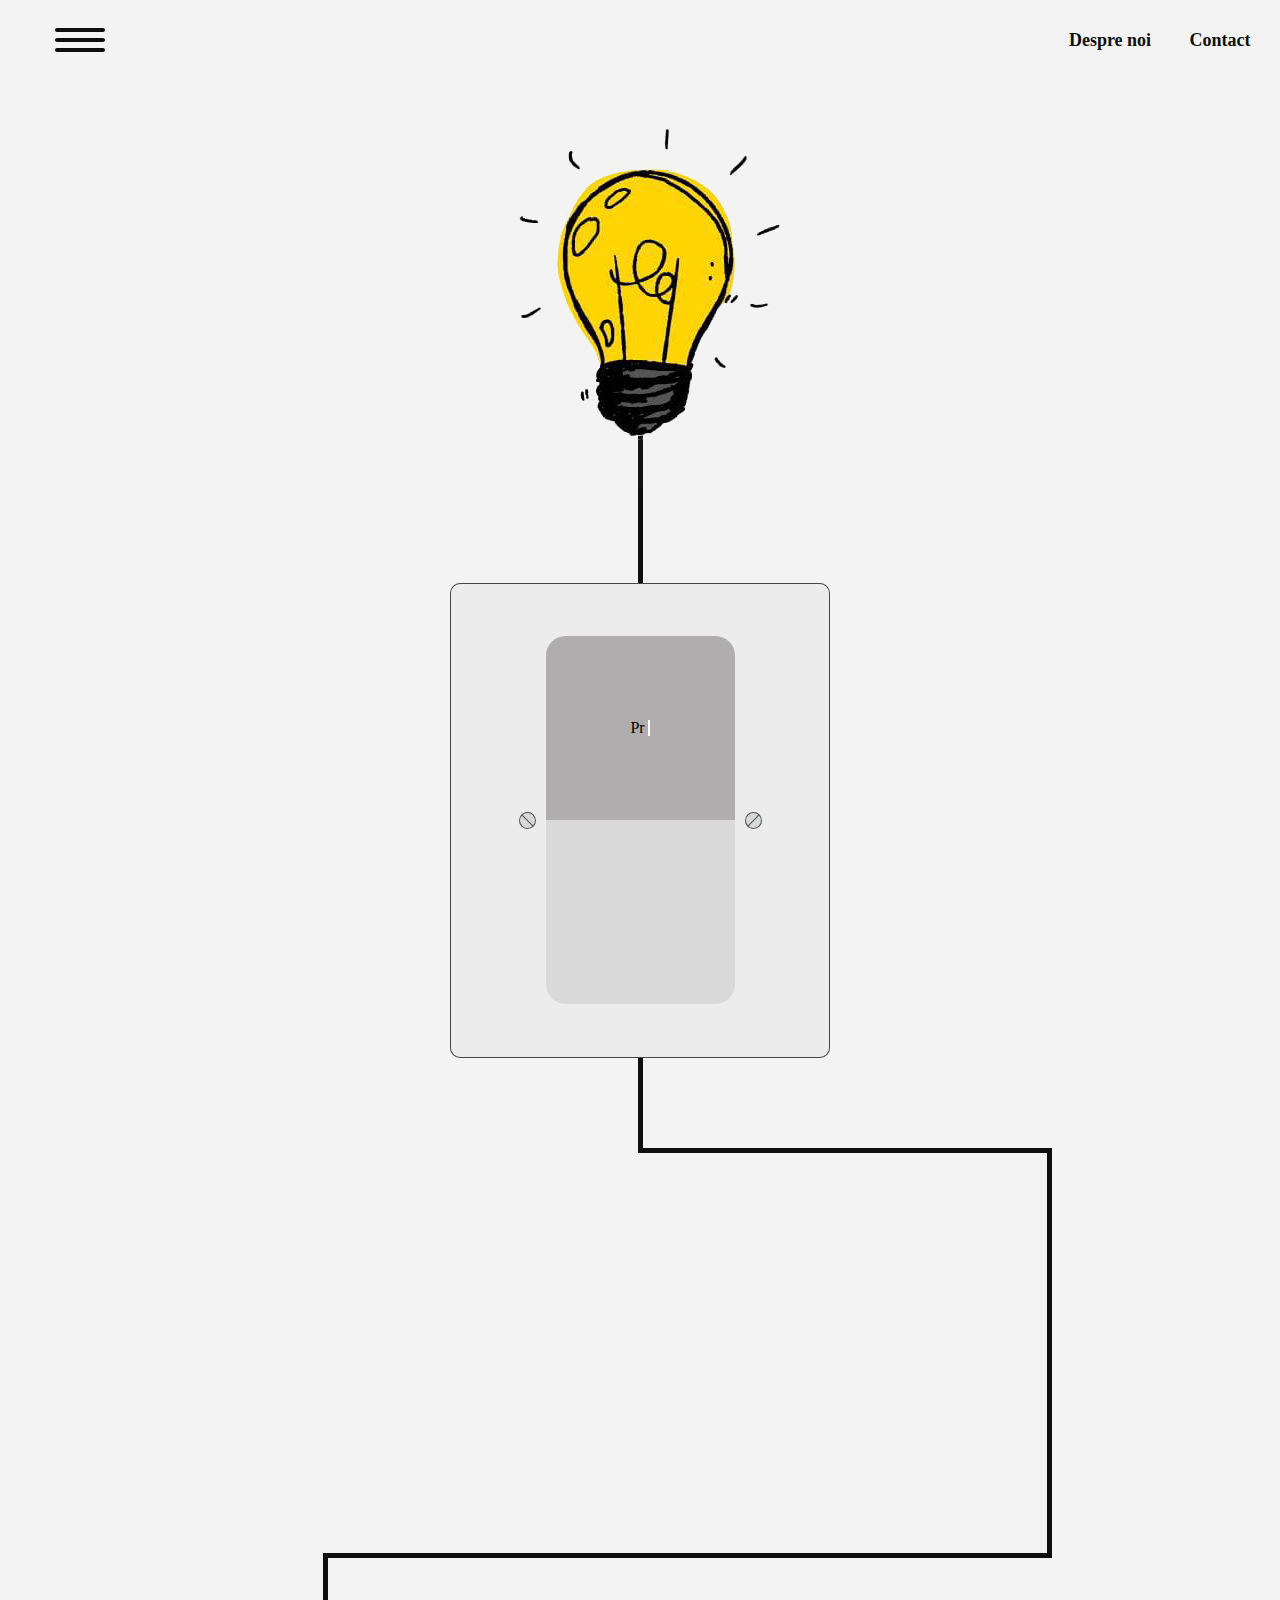
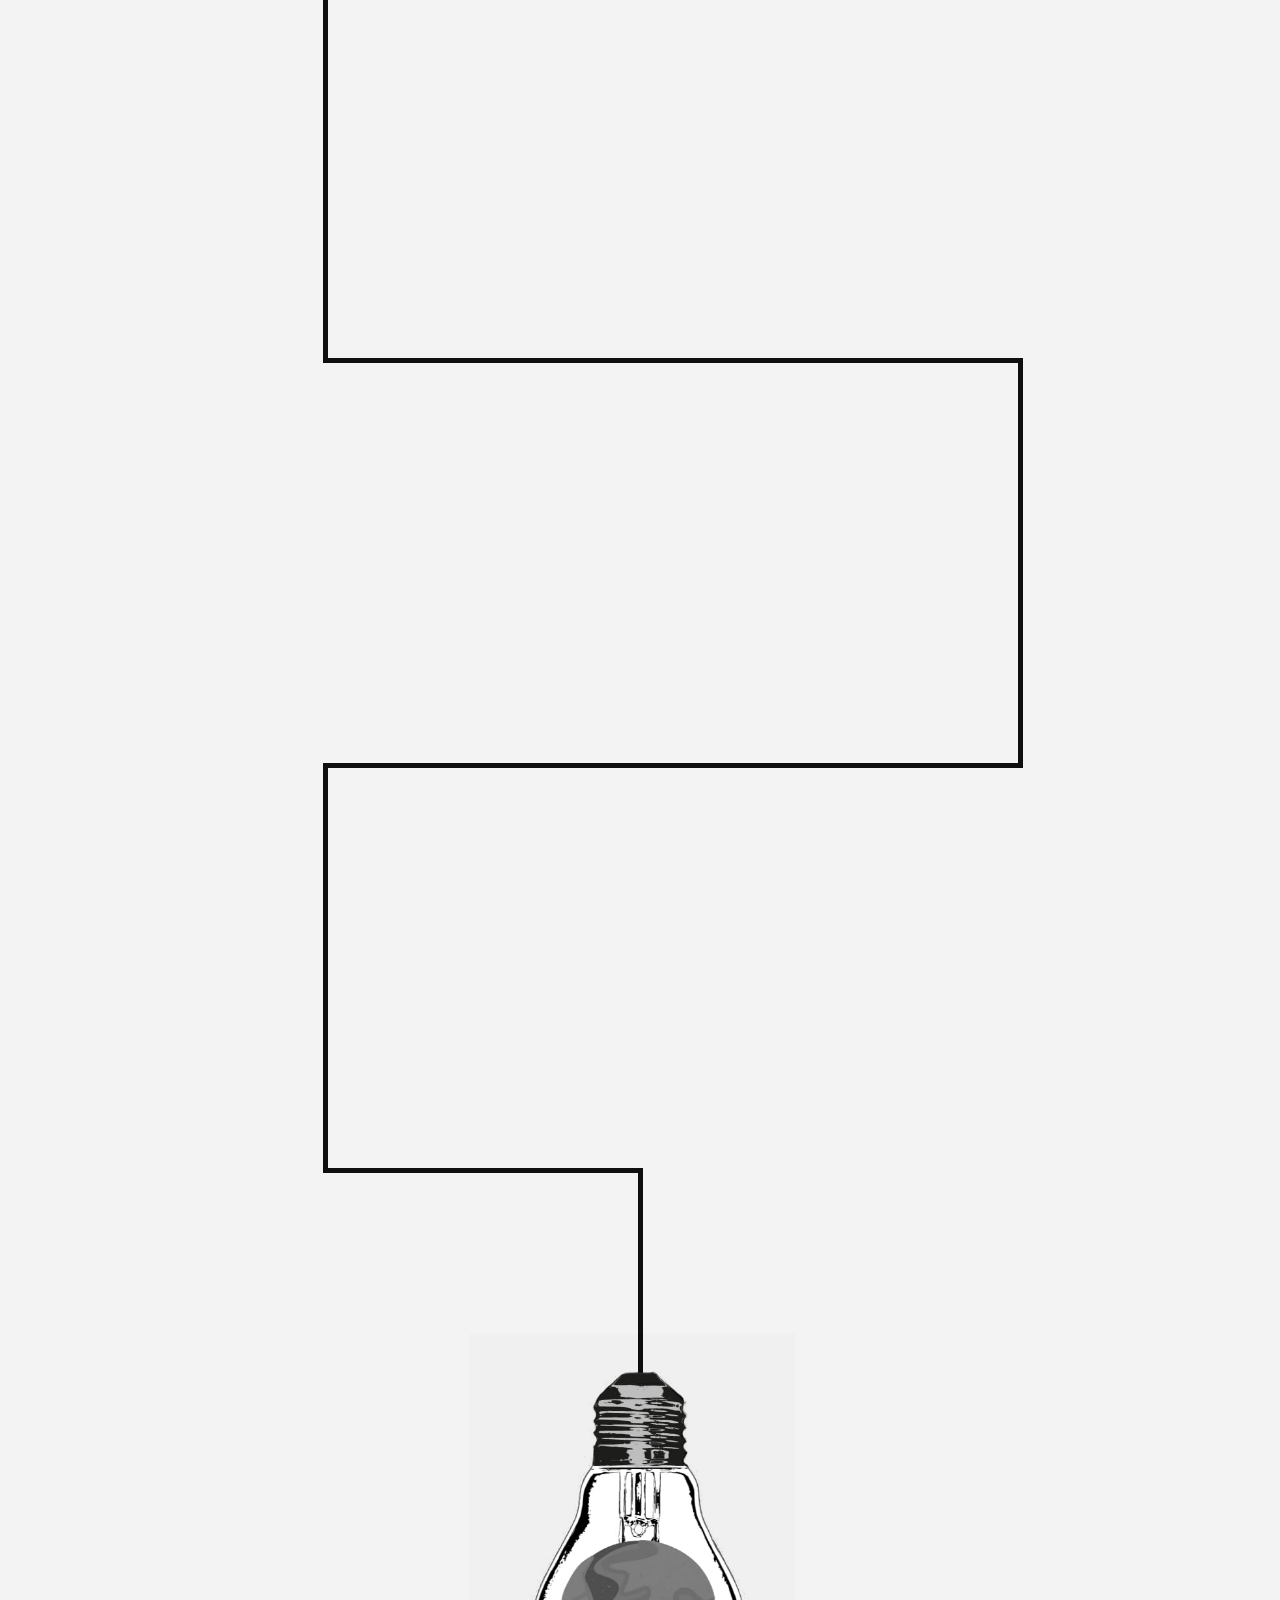
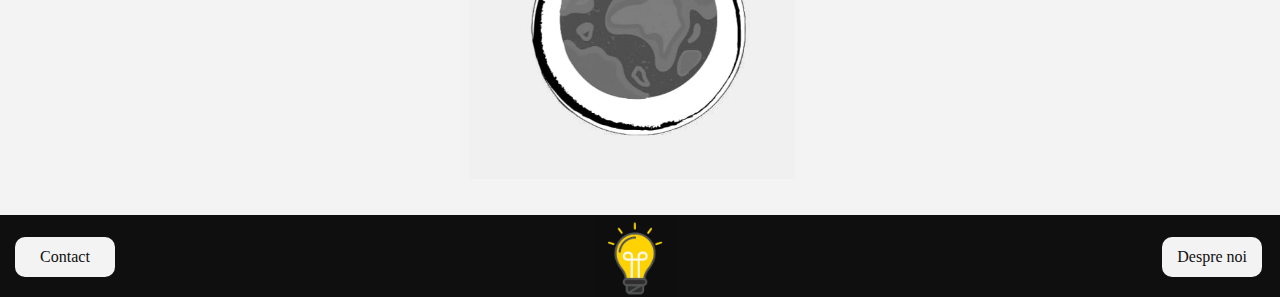
<file: index.html>
<!DOCTYPE html>
<html lang="ro">
    <head>
        <meta charset="UTF-8">
        <meta name="viewport" content="width=device-width, initial-scale=1.0">
        <title>Power Off</title>
        <link rel="preconnect" href="https://fonts.googleapis.com">
        <link rel="preconnect" href="https://fonts.gstatic.com" crossorigin>
        <link href="https://fonts.googleapis.com/css2?family=Alkatra&display=swap" rel="stylesheet">
        <link rel="stylesheet" href="general.css">
        <link rel="stylesheet" href="main.css">
        <link rel="stylesheet" href="menu.css">
        <link rel="stylesheet" href="nav-bar.css">
        <link rel="stylesheet" href="footer.css">
        <link rel="stylesheet" href="facts.css">
    </head>
    <body>
        <div id="go-up"></div>
        <nav>
            <div id="open-menu" class="logo center-content-flex">
                <div class="p-lines"></div>
            </div>
            <a href="./contact/index.html" class="btn center-content-flex underln">Contact</a>
            <a href="./about/about.html" class="btn center-content-flex underln">Despre noi</a>
        </nav>
        <div id="menu">
            <div class="menu-option center-content-flex first">
                <div id="close-menu" class="x-close"></div>
            </div>
            <a href="./index.html" class="menu-option center-content-flex">
                Acasă
            </a>
            <div id="afis-btn" class="menu-option center-content-flex">
                Poster
            </div>
            <div id="art-btn" class="menu-option center-content-flex">
                Articole
            </div>
            <div id="meme-btn" class="menu-option center-content-flex">
                Meme
            </div>
            <a href="./statistici/index.html" class="menu-option center-content-flex">
                Statistici
            </a>
            <div class="menu-option center-content-flex quick-btn">
                Quick facts
            </div>
            <a href="./contact/index.html" class="menu-option center-content-flex last-op">
                Contact
            </a>
            <a href="./about/about.html" class="menu-option center-content-flex last-op">
                Despre noi
            </a>
            <a href="./bibliografie/index.html" class="menu-option center-content-flex last-op">
                Bibliografie
            </a>
        </div>
        <div id="pop-art" class="center-content-flex">
            <div class="exit center-content-flex">
                <div class="exit-line"></div>
            </div>
            <div class="box-pop-art">
                <a href="./articole/viziune.html" class="art-space center-content-flex">
                    Viziunea noastră
                </a>
                <div class="art-space-line"></div>
                <a href="./articole/probleme.html" class="art-space center-content-flex">
                    Probleme identificate + Soluționări
                </a>
                <div class="art-space-line"></div>
                <a href="./articole/save-the-planet.html" class="art-space center-content-flex">
                    Cum să salvezi planeta stând pe telefon:
                </a>
            </div>
        </div>
        <div id="meme-time" class="center-content-flex">
            <div class="exit center-content-flex">
                <div class="exit-line"></div>
            </div>
            <div class="meme-place"></div>
            <div class="meme-btn red-btn center-content-flex">Generează un<br> meme random</div>
            <a href="./meme/index.html" class="small-meme meme-btn center-content-flex">Afisează-le pe toate</a>
        </div>

        <div id="show-afis" class="center-content-flex">
                <div class="exit center-content-flex">
                    <div class="exit-line"></div>
                </div>
                <img src="./image/afis.jpeg">
        </div>

        <main class="center-content-flex">
            <div id="bulb-img" class="light-bulb center-content-flex">
                <img  src="./image/light-bulb-on.png">
            </div>
            <div class="v-line"></div>
            <div class="switcher center-content-flex">
                <div class="screw center-content-flex">
                    <div class="bar m-screw-bar"></div>
                </div>
                <div class="ball-place">
                    <div class="ball center-content-flex">
                        <div class="txt">Press me</div>
                        <div class="txt-bar"></div>
                    </div>
                </div>
                <div class="screw center-content-flex">
                    <div class="bar"></div>
                </div>
            </div>
            <div class="v-line"></div>
            <div class="sp-box box center-content-flex">
                <div id="special-h-line" class="h-line sp-h-line"></div>
                <div class="box-content center-content-flex" id="art-up">
                    <div class="txt-detail">Articole</div>
                    <img src="./image/articole.jpeg">
                </div>
            </div>
            <div class="box center-content-flex">
                <div class="v-line-sp"></div>
                <a href="./meme/index.html" class="box-content center-content-flex" id="meme-box">
                    <div class="txt-detail right-txt">Meme-uri</div>
                    <img src="./image/meme.jpeg">
                </a>
            </div>
            <div class="box center-content-flex">
                <div class="h-line"></div>
                <a href="./statistici/index.html" class="box-content center-content-flex">
                    <div class="txt-detail">Statistici</div>
                    <img src="./image/statistici.jpeg">
                </a>
            </div>
            <div class="box center-content-flex">
                <div id="special-v" class="v-line-sp"></div>
                <div class="box-content quick-btn center-content-flex" id="quickf-box">
                    <div class="txt-detail right-txt">Quick-facts</div>
                    <img src="./image/facts.jpeg">
                </div>
            </div>
            <div class="sp-box box center-content-flex s-box sp-h-line">
                <div class="h-line"></div>
            </div>
            <div id="lbulb-box" class="box center-content-flex s-box">
                <img src="./image/earth-bulb-light-off.png" class="e-bulb">
            </div>
        </main>

        <div id="facts" class="center-content-flex">
            <div class="exit center-content-flex">
                <div class="exit-line"></div>
            </div>
            <div class="case">
                <div class="left-arrow-space">
                    <div class="arrow"></div>
                </div>
                <div class="fact-space center-content-flex">
                </div>
                <div class="right-arrow-space">
                    <div class="arrow"></div>
                </div>
            </div>
        </div>

        <div id="foot">
            <div class="case-margin center-content-flex left-case">
                <a href="./contact/index.html"  class="btn-foot center-content-flex underln">Contact</a>
            </div>
            <div class="case-middle center-content-flex">
                <img src="./image/bec.png">
            </div>
            <div class="case-margin center-content-flex right-case">
                <a href="./about/about.html" class="btn-foot center-content-flex underln">Despre noi</a>
            </div>
        </div>
        
        <script src="./index.js"></script>
        <script src="./menu.js"></script>
        <script src="./facts.js"></script>
    </body>
</html>
</file>
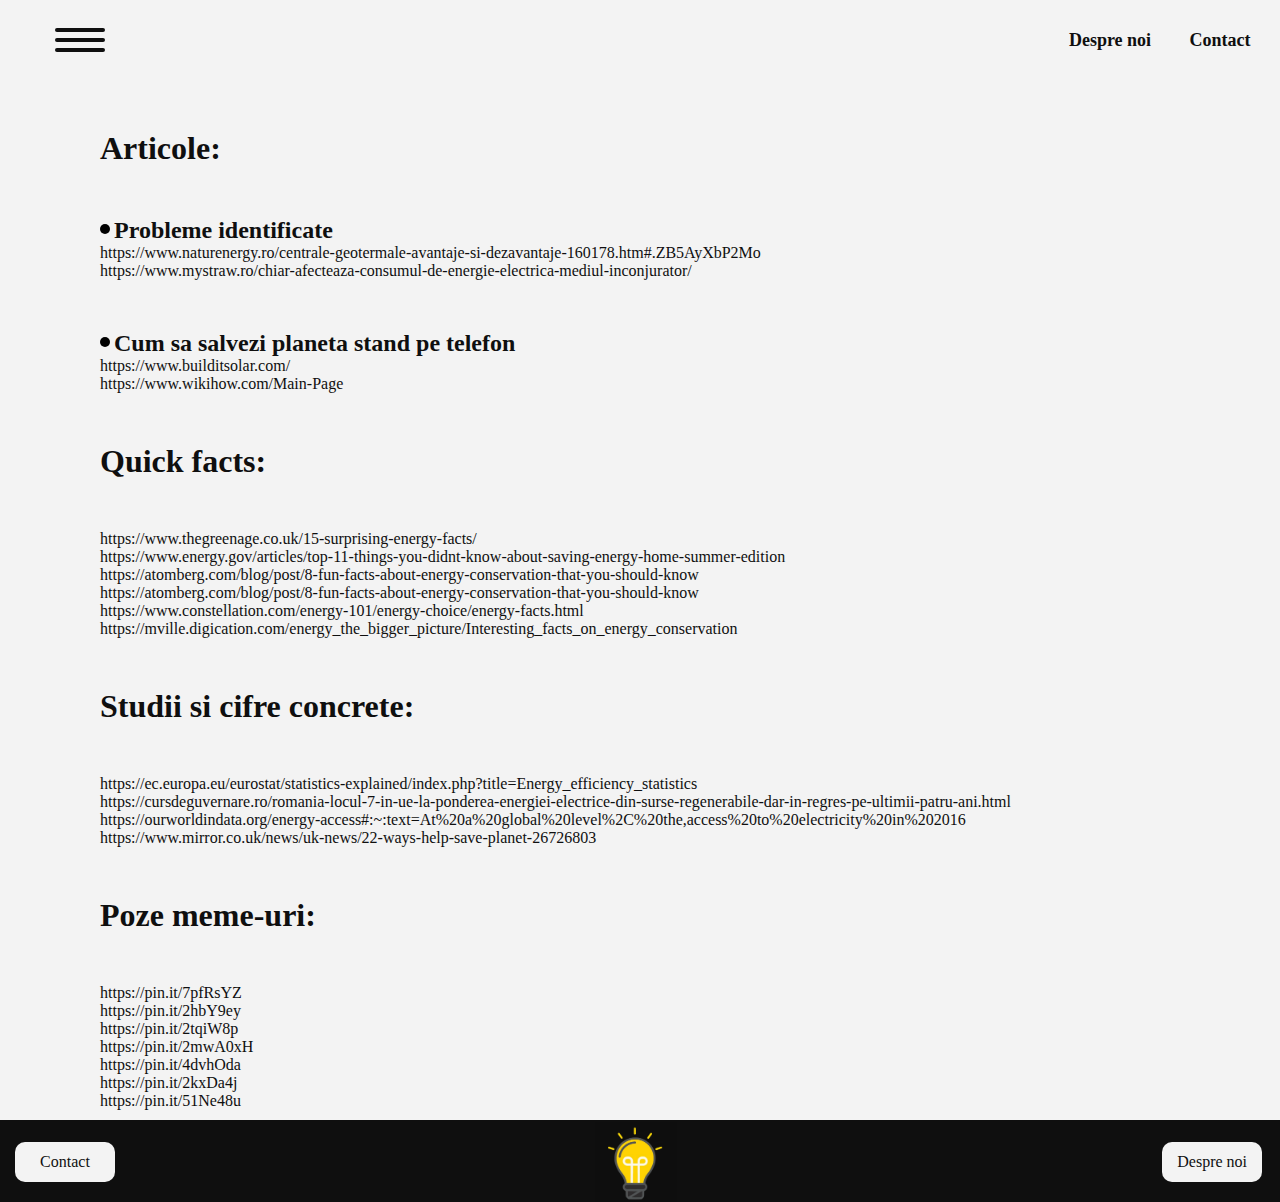
<file: bibliografie/index.html>
<!DOCTYPE html>
<html lang="ro">
    <head>
        <meta charset="UTF-8">
        <meta name="viewport" content="width=device-width, initial-scale=1.0">
        <title>Power Off</title>
        <link rel="preconnect" href="https://fonts.googleapis.com">
        <link rel="preconnect" href="https://fonts.gstatic.com" crossorigin>
        <link href="https://fonts.googleapis.com/css2?family=Alkatra&display=swap" rel="stylesheet">
        <link rel="stylesheet" href="../general.css">
        <link rel="stylesheet" href="../menu.css">
        <link rel="stylesheet" href="../nav-bar.css">
        <link rel="stylesheet" href="../footer.css">
        <link rel="stylesheet" href="../facts.css">
        <link rel="stylesheet" href="./main.css">
    </head>
    <body>
        <nav>
            <div id="open-menu" class="logo center-content-flex">
                <div class="p-lines"></div>
            </div>
            <a href="../contact/index.html" class="btn center-content-flex underln">Contact</a>
            <a href="../about/about.html" class="btn center-content-flex underln">Despre noi</a>
        </nav>
        <div id="menu">
            <div class="menu-option center-content-flex first">
                <div id="close-menu" class="x-close"></div>
            </div>
            <a href="../index.html" class="menu-option center-content-flex">
                Acasă
            </a>
            <div id="afis-btn" class="menu-option center-content-flex">
                Poster
            </div>
            <div id="art-btn" class="menu-option center-content-flex">
                Articole
            </div>
            <div id="meme-btn" class="menu-option center-content-flex">
                Meme
            </div>
            <a href="../statistici/index.html" class="menu-option center-content-flex">
                Statistici
            </a>
            <div class="menu-option center-content-flex quick-btn">
                Quick facts
            </div>
            <a href="../contact/index.html" class="menu-option center-content-flex last-op">
                Contact
            </a>
            <a href="../about/about.html" class="menu-option center-content-flex last-op">
                Despre noi
            </a>
            <a href="../bibliografie/index.html" class="menu-option center-content-flex last-op">
                Bibliografie
            </a>
        </div>
        <div id="pop-art" class="center-content-flex">
            <div class="exit center-content-flex">
                <div class="exit-line"></div>
            </div>
            <div class="box-pop-art">
                <a href="../articole/viziune.html" class="art-space center-content-flex">
                    Viziunea noastră
                </a>
                <div class="art-space-line"></div>
                <a href="../articole/probleme.html" class="art-space center-content-flex">
                    Probleme identificate + Soluționări
                </a>
                <div class="art-space-line"></div>
                <a href="../articole/save-the-planet.html" class="art-space center-content-flex">
                    Cum să salvezi planeta stând pe telefon:
                </a>
            </div>
        </div>
        <div id="meme-time" class="center-content-flex">
            <div class="exit center-content-flex">
                <div class="exit-line"></div>
            </div>
            <div class="meme-place"></div>
            <div class="meme-btn red-btn center-content-flex">Generează un<br> meme random</div>
            <a href="../meme/index.html" class="small-meme meme-btn center-content-flex">Afisează-le pe toate</a>
        </div>  
        <div id="show-afis" class="center-content-flex">
            <div class="exit center-content-flex">
                <div class="exit-line"></div>
            </div>
            <img src="../image/afis.jpeg">
        </div> 

        <div id="facts" class="center-content-flex">
            <div class="exit center-content-flex">
                <div class="exit-line"></div>
            </div>
            <div class="case">
                <div class="left-arrow-space">
                    <div class="arrow"></div>
                </div>
                <div class="fact-space center-content-flex">
                </div>
                <div class="right-arrow-space">
                    <div class="arrow"></div>
                </div>
            </div>
        </div>

        <main>
            <div class="paragraph-bib">
                <h1>
                    Articole:
                </h1>
            </div>
            <div class="paragraph-bib">
                <h2>
                    <div class="dot"></div>Probleme identificate
                </h2>
                <a href="https://www.naturenergy.ro/centrale-geotermale-avantaje-si-dezavantaje-160178.htm#.ZB5AyXbP2Mo">https://www.naturenergy.ro/centrale-geotermale-avantaje-si-dezavantaje-160178.htm#.ZB5AyXbP2Mo</a> <br>
                <a href="https://www.mystraw.ro/chiar-afecteaza-consumul-de-energie-electrica-mediul-inconjurator/">https://www.mystraw.ro/chiar-afecteaza-consumul-de-energie-electrica-mediul-inconjurator/</a>
            </div>
            <div class="paragraph-bib">
                <h2>
                    <div class="dot"></div>Cum sa salvezi planeta stand pe telefon
                </h2>
                <a href="https://www.builditsolar.com/">https://www.builditsolar.com/</a> <br>
                <a href="https://www.wikihow.com/Main-Page">https://www.wikihow.com/Main-Page</a>
            </div>
            <div class="paragraph-bib">
                <h1>
                    Quick facts:
                </h1>
            </div>
            <div class="paragraph-bib">
                <a href=" https://www.thegreenage.co.uk/15-surprising-energy-facts/"> https://www.thegreenage.co.uk/15-surprising-energy-facts/</a> <br>
                <a href="https://www.energy.gov/articles/top-11-things-you-didnt-know-about-saving-energy-home-summer-edition">https://www.energy.gov/articles/top-11-things-you-didnt-know-about-saving-energy-home-summer-edition</a> <br>
                <a href="https://atomberg.com/blog/post/8-fun-facts-about-energy-conservation-that-you-should-know">https://atomberg.com/blog/post/8-fun-facts-about-energy-conservation-that-you-should-know</a> <br>
                <a href="https://atomberg.com/blog/post/8-fun-facts-about-energy-conservation-that-you-should-know">https://atomberg.com/blog/post/8-fun-facts-about-energy-conservation-that-you-should-know</a> <br>
                <a href="https://www.constellation.com/energy-101/energy-choice/energy-facts.html">https://www.constellation.com/energy-101/energy-choice/energy-facts.html</a> <br>
                <a href="https://mville.digication.com/energy_the_bigger_picture/Interesting_facts_on_energy_conservation">https://mville.digication.com/energy_the_bigger_picture/Interesting_facts_on_energy_conservation</a>
            </div>
            <div class="paragraph-bib">
                <h1>
                    Studii si cifre concrete:
                </h1>
            </div>
            <div class="paragraph-bib">
                <a href="https://ec.europa.eu/eurostat/statistics-explained/index.php?title=Energy_efficiency_statistics">https://ec.europa.eu/eurostat/statistics-explained/index.php?title=Energy_efficiency_statistics</a> <br>
                <a href="https://cursdeguvernare.ro/romania-locul-7-in-ue-la-ponderea-energiei-electrice-din-surse-regenerabile-dar-in-regres-pe-ultimii-patru-ani.html">https://cursdeguvernare.ro/romania-locul-7-in-ue-la-ponderea-energiei-electrice-din-surse-regenerabile-dar-in-regres-pe-ultimii-patru-ani.html</a> <br>
                <a href="https://ourworldindata.org/energy-access#:~:text=At%20a%20global%20level%2C%20the,access%20to%20electricity%20in%202016">https://ourworldindata.org/energy-access#:~:text=At%20a%20global%20level%2C%20the,access%20to%20electricity%20in%202016</a> <br>
                <a href="https://www.mirror.co.uk/news/uk-news/22-ways-help-save-planet-26726803">https://www.mirror.co.uk/news/uk-news/22-ways-help-save-planet-26726803</a>
            </div>
            <div class="paragraph-bib">
                <h1>
                    Poze meme-uri:
                </h1>
            </div>
            <div class="paragraph-bib">
                <a href="https://pin.it/7pfRsYZ">https://pin.it/7pfRsYZ</a> <br>
                <a href="https://pin.it/2hbY9ey">https://pin.it/2hbY9ey</a> <br>
                <a href="https://pin.it/2tqiW8p">https://pin.it/2tqiW8p</a> <br>
                <a href="https://pin.it/2mwA0xH">https://pin.it/2mwA0xH</a> <br>
                <a href="https://pin.it/4dvhOda">https://pin.it/4dvhOda</a> <br>
                <a href="https://pin.it/2kxDa4j">https://pin.it/2kxDa4j</a> <br>
                <a href="https://pin.it/51Ne48u">https://pin.it/51Ne48u</a>
            </div>
        </main>

        <div id="foot">
            <div class="case-margin center-content-flex left-case">
                <a href="../contact/index.html"  class="btn-foot center-content-flex underln">Contact</a>
            </div>
            <div class="case-middle center-content-flex">
                <img src="../image/bec.png">
            </div>
            <div class="case-margin center-content-flex right-case">
                <a href="../about/about.html" class="btn-foot center-content-flex underln">Despre noi</a>
            </div>
        </div>
        
        <script src="../menu.js"></script>
        <script src="../facts.js"></script>
        
    </body>
</html>
</file>
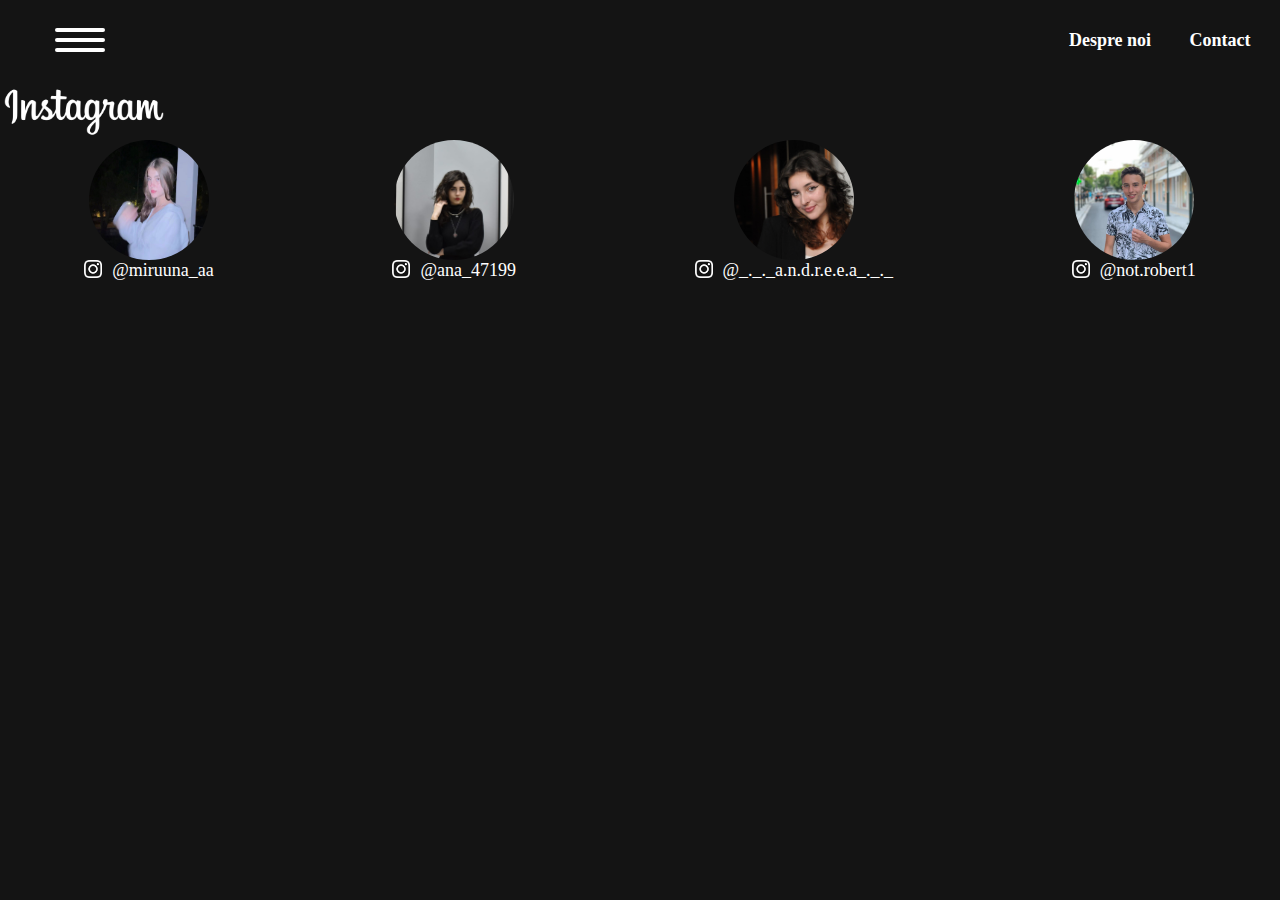
<file: contact/index.html>
<!DOCTYPE html>
<html lang="ro">
    <head>
        <meta charset="UTF-8">
        <meta name="viewport" content="width=device-width, initial-scale=1.0">
        <title>Power Off</title>
        <link rel="stylesheet" href="../general.css">
        <link rel="stylesheet" href="../menu.css">
        <link rel="stylesheet" href="../nav-bar.css">
        <link rel="stylesheet" href="../footer.css">
        <link rel="stylesheet" href="../facts.css">
        <link rel="stylesheet" href="./main.css">
    </head>
    <body>
        <div id="go-up"></div>
        <nav>
            <div id="open-menu" class="logo center-content-flex">
                <div class="p-lines"></div>
            </div>
            <a href="../contact/index.html" class="btn center-content-flex underln">Contact</a>
            <a href="../about/about.html" class="btn center-content-flex underln">Despre noi</a>
        </nav>
        <div id="menu">
            <div class="menu-option center-content-flex first">
                <div id="close-menu" class="x-close"></div>
            </div>
            <a href="../index.html" class="menu-option center-content-flex">
                Acasă
            </a>
            <div id="afis-btn" class="menu-option center-content-flex">
                Poster
            </div>
            <div id="art-btn" class="menu-option center-content-flex">
                Articole
            </div>
            <div id="meme-btn" class="menu-option center-content-flex">
                Meme
            </div>
            <a href="../statistici/index.html" class="menu-option center-content-flex">
                Statistici
            </a>
            <div class="menu-option center-content-flex quick-btn">
                Quick facts
            </div>
            <a href="../contact/index.html" class="menu-option center-content-flex last-op">
                Contact
            </a>
            <a href="../about/about.html" class="menu-option center-content-flex last-op">
                Despre noi
            </a>
            <a href="../bibliografie/index.html" class="menu-option center-content-flex last-op">
                Bibliografie
            </a>
        </div>
        <div id="pop-art" class="center-content-flex">
            <div class="exit center-content-flex">
                <div class="exit-line"></div>
            </div>
            <div class="box-pop-art">
                <a href="../articole/viziune.html" class="art-space center-content-flex">
                    Viziunea noastră
                </a>
                <div class="art-space-line"></div>
                <a href="../articole/probleme.html" class="art-space center-content-flex">
                    Probleme identificate + Soluționări
                </a>
                <div class="art-space-line"></div>
                <a href="../articole/save-the-planet.html" class="art-space center-content-flex">
                    Cum să salvezi planeta stând pe telefon:
                </a>
            </div>
        </div>
        <div id="meme-time" class="center-content-flex">
            <div class="exit center-content-flex">
                <div class="exit-line"></div>
            </div>
            <div class="meme-place"></div>
            <div class="meme-btn red-btn center-content-flex">Generează un<br> meme random</div>
            <a href="../meme/index.html" class="small-meme meme-btn center-content-flex">Afisează-le pe toate</a>
        </div>

        <div id="show-afis" class="center-content-flex">
                <div class="exit center-content-flex">
                    <div class="exit-line"></div>
                </div>
                <img src="../image/afis.jpeg">
        </div>
        <div id="facts" class="center-content-flex">
            <div class="exit center-content-flex">
                <div class="exit-line"></div>
            </div>
            <div class="case">
                <div class="left-arrow-space">
                    <div class="arrow"></div>
                </div>
                <div class="fact-space center-content-flex">
                </div>
                <div class="right-arrow-space">
                    <div class="arrow"></div>
                </div>
            </div>
        </div>
        <main>
            <div id="insta-place">
                <div class="title">
                    <img src="./image/insta-txt.png">
                </div>
                <div class="content">
                    <div class="img-place center-content-flex m">
                        <img src="../image/miruna.jpeg">
                    </div>
                    <div class="img-place center-content-flex a">
                        <img src="../image/ana.jpeg">
                    </div>
                    <div class="img-place center-content-flex e">
                        <img src="../image/andreea.jpeg">
                    </div>
                    <div class="img-place center-content-flex r">
                        <img src="../image/rrf.jpeg">
                    </div>
                    <div class="name-place center-content-flex m-name">
                        <div class="insta-icon">
                            <img src="./image/insta-icon.png">
                        </div>
                        <a href="https://www.instagram.com/miruuna_aa/" target="_blank" class="insta-user">@miruuna_aa</a>
                    </div>
                    <div class="name-place center-content-flex a-name">
                        <div class="insta-icon">
                            <img src="./image/insta-icon.png">
                        </div>
                        <a href="https://www.instagram.com/ana_47199/" target="_blank" class="insta-user">@ana_47199</a>
                    </div>
                    <div class="name-place center-content-flex e-name">
                        <div class="insta-icon">
                            <img src="./image/insta-icon.png">
                        </div>
                        <a href="https://www.instagram.com/_._._a.n.d.r.e.e.a_._._/" target="_blank" class="insta-user">@_._._a.n.d.r.e.e.a_._._</a>
                    </div>
                    <div class="name-place center-content-flex r-name">
                        <div class="insta-icon">
                            <img src="./image/insta-icon.png">
                        </div>
                        <a href="https://www.instagram.com/not.robert1/" target="_blank" class="insta-user">@not.robert1</a>
                    </div>
                </div>
            </div>
        </main>
        <script src="../facts.js"></script>
        <script src="../menu.js"></script>
    </body>
</html>
</file>
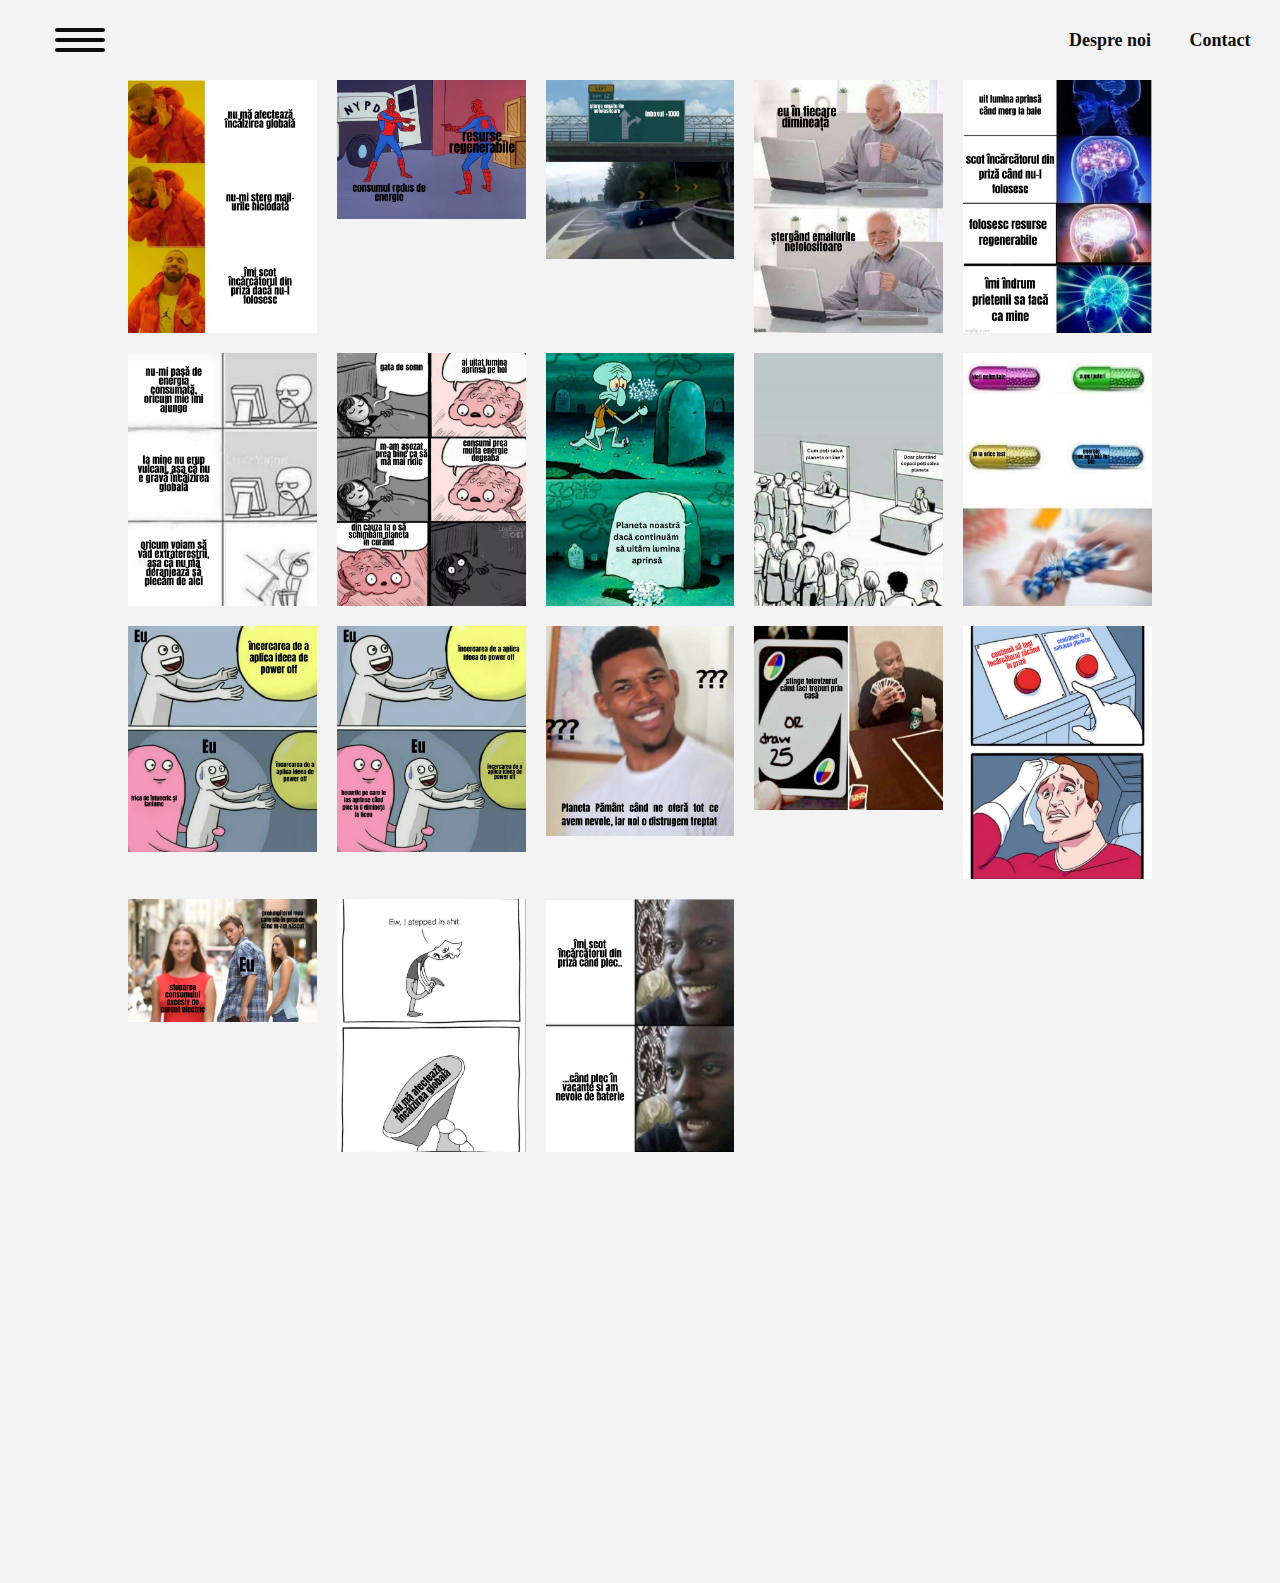
<file: meme/index.html>
<!DOCTYPE html>
<html lang="ro">
    <head>
        <meta charset="UTF-8">
        <meta name="viewport" content="width=device-width, initial-scale=1.0">
        <title>Power Off</title>
        <link rel="stylesheet" href="../general.css">
        <link rel="stylesheet" href="../menu.css">
        <link rel="stylesheet" href="../nav-bar.css">
        <link rel="stylesheet" href="../footer.css">
        <link rel="stylesheet" href="./main.css">
        <link rel="stylesheet" href="../facts.css">
    </head>
    <body>
        <nav>
            <div id="open-menu" class="logo center-content-flex">
                <div class="p-lines"></div>
            </div>
            <a href="../contact/index.html" class="btn center-content-flex underln">Contact</a>
            <a href="../about/about.html" class="btn center-content-flex underln">Despre noi</a>
        </nav>
        <div id="menu">
            <div class="menu-option center-content-flex first">
                <div id="close-menu" class="x-close"></div>
            </div>
            <a href="../index.html" class="menu-option center-content-flex">
                Acasă
            </a>
            <div id="afis-btn" class="menu-option center-content-flex">
                Poster
            </div>
            <div id="art-btn" class="menu-option center-content-flex">
                Articole
            </div>
            <div id="meme-btn" class="menu-option center-content-flex">
                Meme
            </div>
            <a href="../statistici/index.html" class="menu-option center-content-flex">
                Statistici
            </a>
            <div class="menu-option center-content-flex quick-btn">
                Quick facts
            </div>
            <a href="../contact/index.html" class="menu-option center-content-flex last-op">
                Contact
            </a>
            <a href="../about/about.html" class="menu-option center-content-flex last-op">
                Despre noi
            </a>
            <a href="../bibliografie/index.html" class="menu-option center-content-flex last-op">
                Bibliografie
            </a>
        </div>
        <div id="pop-art" class="center-content-flex">
            <div class="exit center-content-flex">
                <div class="exit-line"></div>
            </div>
            <div class="box-pop-art">
                <a href="../articole/viziune.html" class="art-space center-content-flex">
                    Viziunea noastră
                </a>
                <div class="art-space-line"></div>
                <a href="../articole/probleme.html" class="art-space center-content-flex">
                    Probleme identificate + Soluționări
                </a>
                <div class="art-space-line"></div>
                <a href="../articole/save-the-planet.html" class="art-space center-content-flex">
                    Cum să salvezi planeta stând pe telefon:
                </a>
            </div>
        </div>
        <div id="meme-time" class="center-content-flex">
            <div class="exit center-content-flex">
                <div class="exit-line"></div>
            </div>
            <div class="meme-place"></div>
            <div class="meme-btn red-btn center-content-flex">Generează un<br> meme random</div>
            <a href="../meme/index.html" class="small-meme meme-btn center-content-flex">Afisează-le pe toate</a>
        </div>

        <div id="show-afis" class="center-content-flex">
            <div class="exit center-content-flex">
                <div class="exit-line"></div>
            </div>
            <img src="../image/afis.jpeg">
        </div>
        <div id="facts" class="center-content-flex">
            <div class="exit center-content-flex">
                <div class="exit-line"></div>
            </div>
            <div class="case">
                <div class="left-arrow-space">
                    <div class="arrow"></div>
                </div>
                <div class="fact-space center-content-flex">
                </div>
                <div class="right-arrow-space">
                    <div class="arrow"></div>
                </div>
            </div>
        </div>

        <main>
        
        </main>

        <div id="foot">
            <div class="case-margin center-content-flex left-case">
                <a href="../contact/index.html"  class="btn-foot center-content-flex underln">Contact</a>
            </div>
            <div class="case-middle center-content-flex">
                <img src="../image/bec.png">
            </div>
            <div class="case-margin center-content-flex right-case">
                <a href="../about/about.html" class="btn-foot center-content-flex underln">Despre noi</a>
            </div>
        </div>
        
        <script src="../facts.js"></script>
        <script src="../menu.js"></script>
        <script src="./index.js"></script>
    </body>
</html>
</file>
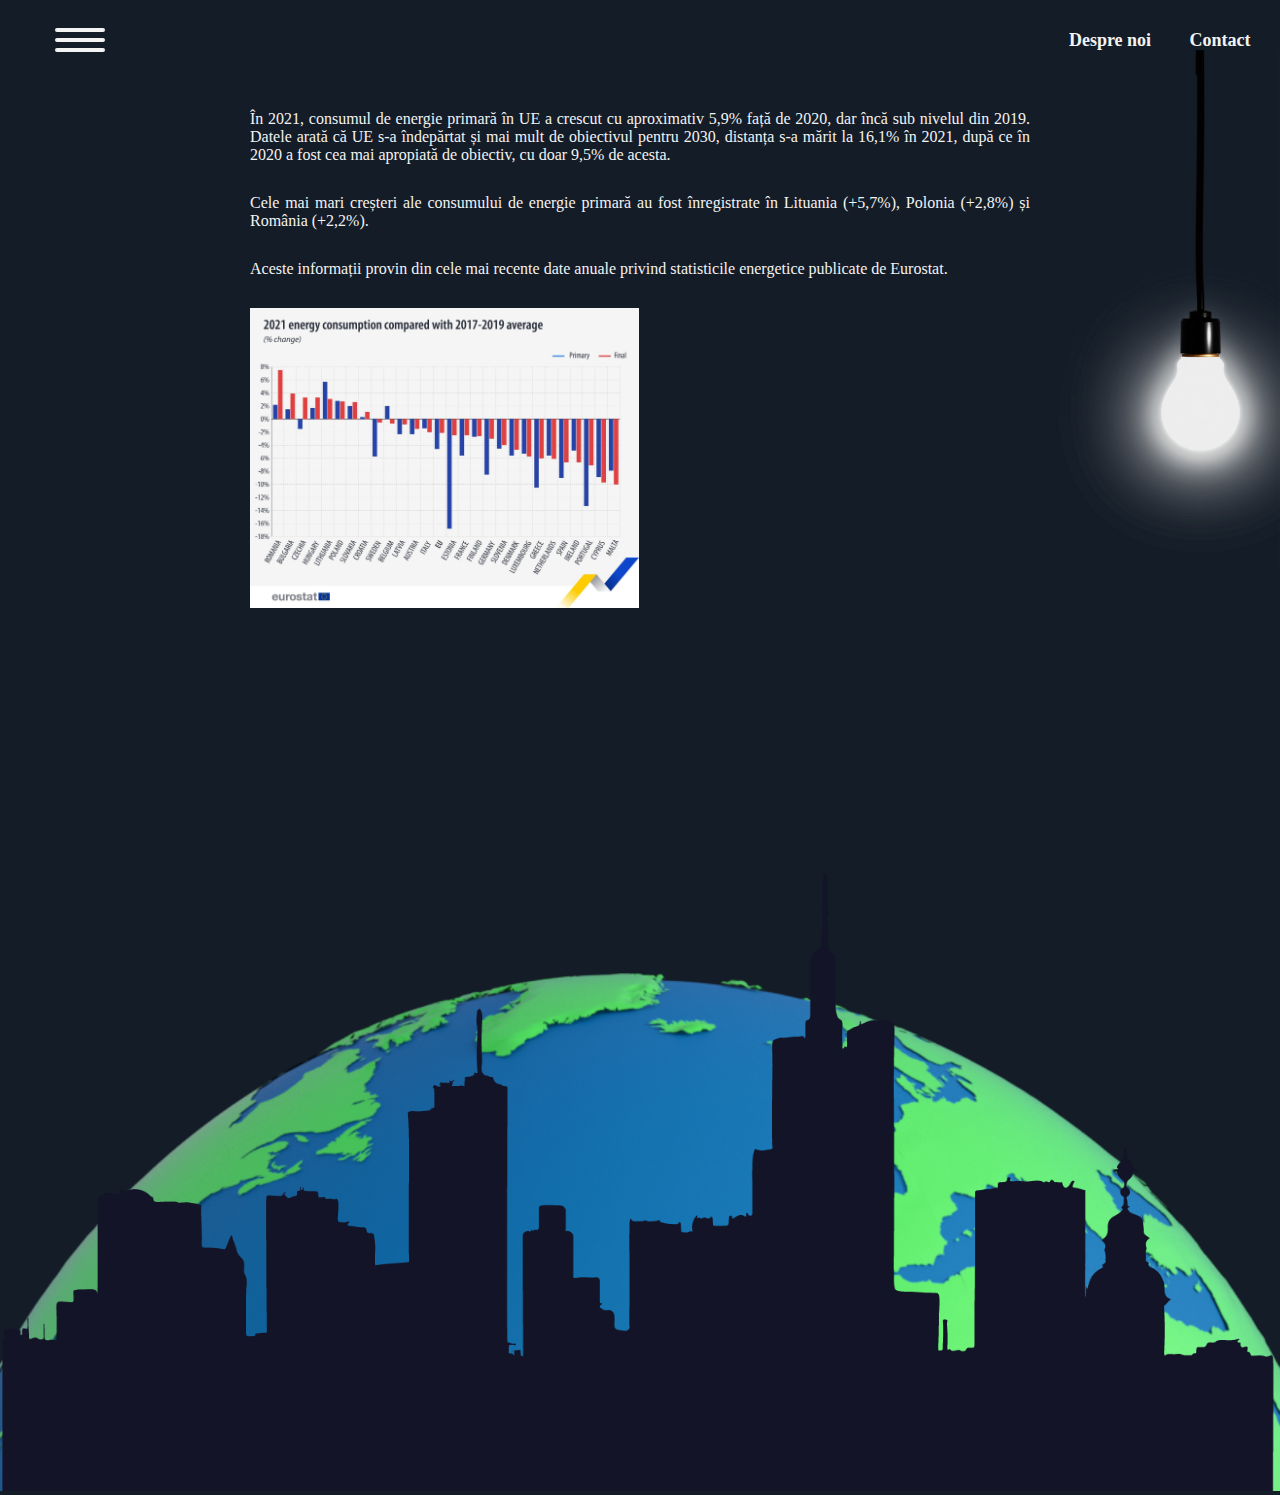
<file: statistici/index.html>
<!DOCTYPE html>
<html lang="ro">
    <head>
        <meta charset="UTF-8">
        <meta name="viewport" content="width=device-width, initial-scale=1.0">
        <title>Power Off</title>
        <link rel="preconnect" href="https://fonts.googleapis.com">
        <link rel="preconnect" href="https://fonts.gstatic.com" crossorigin>
        <link href="https://fonts.googleapis.com/css2?family=Alkatra&display=swap" rel="stylesheet">
        <link rel="stylesheet" href="../general.css">
        <link rel="stylesheet" href="../menu.css">
        <link rel="stylesheet" href="../nav-bar.css">
        <link rel="stylesheet" href="../footer.css">
        <link rel="stylesheet" href="./main.css">
        <link rel="stylesheet" href="../facts.css">
    </head>
    <body>
        <div id="go-up"></div>
        <nav>
            <div id="open-menu" class="logo center-content-flex">
                <div class="p-lines"></div>
            </div>
            <a href="../contact/index.html" class="btn center-content-flex underln">Contact</a>
            <a href="../about/about.html" class="btn center-content-flex underln">Despre noi</a>
        </nav>
        <div id="menu">
            <div class="menu-option center-content-flex first">
                <div id="close-menu" class="x-close"></div>
            </div>
            <a href="../index.html" class="menu-option center-content-flex">
                Acasă
            </a>
            <div id="afis-btn" class="menu-option center-content-flex">
                Poster
            </div>
            <div id="art-btn" class="menu-option center-content-flex">
                Articole
            </div>
            <div id="meme-btn" class="menu-option center-content-flex">
                Meme
            </div>
            <a href="./index.html" class="menu-option center-content-flex">
                Statistici
            </a>
            <div class="menu-option center-content-flex quick-btn">
                Quick facts
            </div>
            <a href="../contact/index.html" class="menu-option center-content-flex last-op">
                Contact
            </a>
            <a href="../about/about.html" class="menu-option center-content-flex last-op">
                Despre noi
            </a>
            <a href="../bibliografie/index.html" class="menu-option center-content-flex last-op">
                Bibliografie
            </a>
        </div>
        <div id="pop-art" class="center-content-flex">
            <div class="exit center-content-flex">
                <div class="exit-line"></div>
            </div>
            <div class="box-pop-art">
                <a href="../articole/viziune.html" class="art-space center-content-flex">
                    Viziunea noastră
                </a>
                <div class="art-space-line"></div>
                <a href="../articole/probleme.html" class="art-space center-content-flex">
                    Probleme identificate + Soluționări
                </a>
                <div class="art-space-line"></div>
                <a href="../articole/save-the-planet.html" class="art-space center-content-flex">
                    Cum să salvezi planeta stând pe telefon:
                </a>
            </div>
        </div>
        <div id="meme-time" class="center-content-flex">
            <div class="exit center-content-flex">
                <div class="exit-line"></div>
            </div>
            <div class="meme-place"></div>
            <div class="meme-btn red-btn center-content-flex">Generează un<br> meme random</div>
            <a href="../meme/index.html" class="small-meme meme-btn center-content-flex">Afisează-le pe toate</a>
        </div>

        <div id="show-afis" class="center-content-flex">
                <div class="exit center-content-flex">
                    <div class="exit-line"></div>
                </div>
                <img src="../image/afis.jpeg">
        </div>
        
        <div id="facts" class="center-content-flex">
            <div class="exit center-content-flex">
                <div class="exit-line"></div>
            </div>
            <div class="case">
                <div class="left-arrow-space">
                    <div class="arrow"></div>
                </div>
                <div class="fact-space center-content-flex">
                </div>
                <div class="right-arrow-space">
                    <div class="arrow"></div>
                </div>
            </div>
        </div>

        <main>
            <div class="fixed-bck">
                <div class="bulb-bck">
                    <img src="./image/bulb.png">
                </div>
                <div class="earth-bck">
                    <img src="./image/earth-bck.png">
                </div>
            </div>
            <div class="paragraph">
                În 2021, consumul de energie primară în UE a crescut cu aproximativ 5,9% față de 2020, dar încă sub nivelul din 2019. Datele arată că UE s-a îndepărtat și mai mult de obiectivul pentru 2030, distanța s-a mărit la 16,1% în 2021, după ce în 2020 a fost cea mai apropiată de obiectiv, cu doar 9,5% de acesta. 
            </div>
            <div class="paragraph">
                Cele mai mari creșteri ale consumului de energie primară au fost înregistrate în Lituania (+5,7%), Polonia (+2,8%) și România (+2,2%).
            </div>
            <div class="paragraph">
                Aceste informații provin din cele mai recente date anuale privind statisticile energetice publicate de Eurostat.
            </div>
            <div class="paragraph">
                <img src="./image/grafic.jpeg">
            </div>
        </main>

        <script src="../index.js"></script>
        <script src="../menu.js"></script>
        <script src="../facts.js"></script>
        <script src="./index.js"></script>
    </body>
</html>
</file>
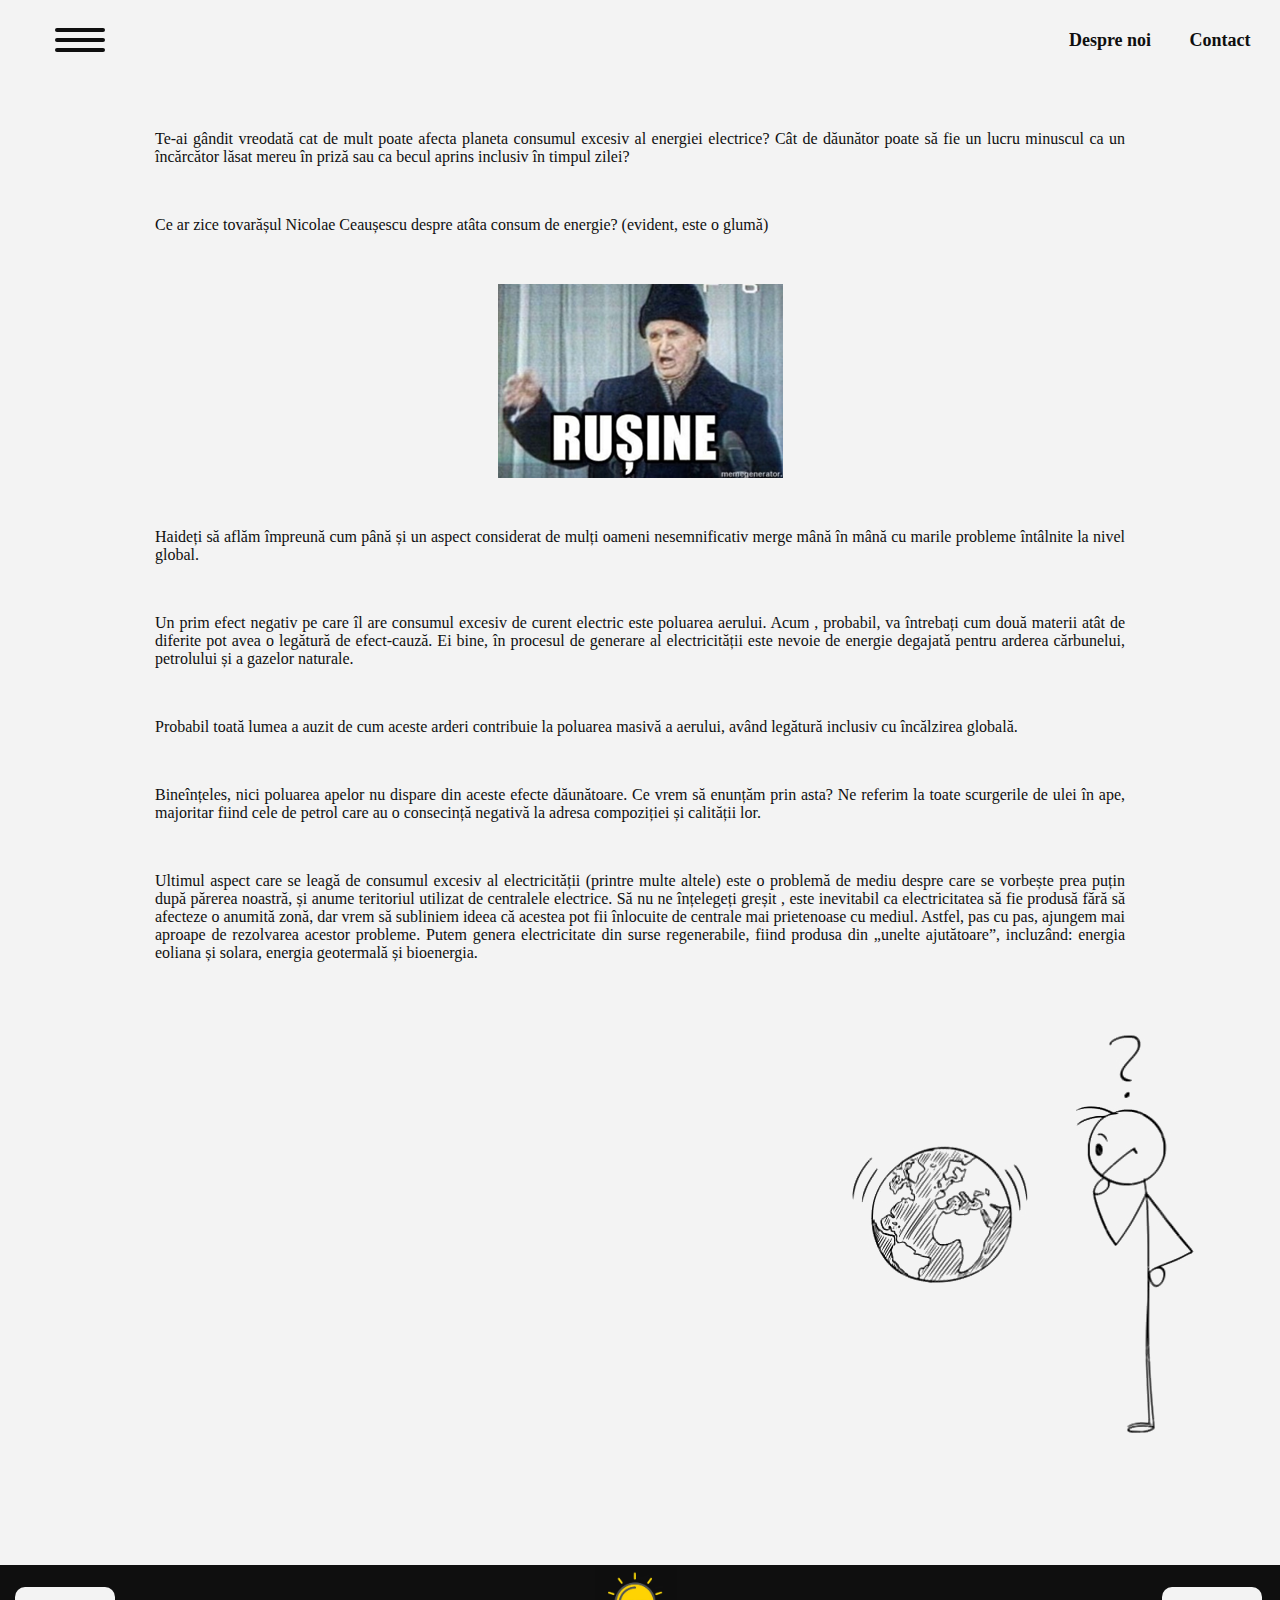
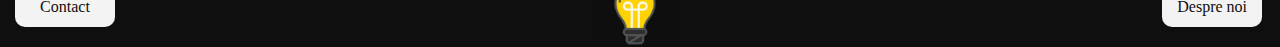
<file: articole/probleme.html>
<!DOCTYPE html>
<html lang="ro">
    <head>
        <meta charset="UTF-8">
        <meta name="viewport" content="width=device-width, initial-scale=1.0">
        <title>Power Off</title>
        <link rel="preconnect" href="https://fonts.googleapis.com">
        <link rel="preconnect" href="https://fonts.gstatic.com" crossorigin>
        <link href="https://fonts.googleapis.com/css2?family=Alkatra&display=swap" rel="stylesheet">
        <link rel="stylesheet" href="../general.css">
        <link rel="stylesheet" href="../menu.css">
        <link rel="stylesheet" href="../nav-bar.css">
        <link rel="stylesheet" href="../footer.css">
        <link rel="stylesheet" href="./articol.css">
        <link rel="stylesheet" href="./probleme.css">
        <link rel="stylesheet" href="../facts.css">
    </head>
    <body>
        <nav>
            <div id="open-menu" class="logo center-content-flex">
                <div class="p-lines"></div>
            </div>
            <a href="../contact/index.html" class="btn center-content-flex underln">Contact</a>
            <a href="../about/about.html" class="btn center-content-flex underln">Despre noi</a>
        </nav>
        <div id="menu">
            <div class="menu-option center-content-flex first">
                <div id="close-menu" class="x-close"></div>
            </div>
            <a href="../index.html" class="menu-option center-content-flex">
                Acasă
            </a>
            <div id="afis-btn" class="menu-option center-content-flex">
                Poster
            </div>
            <div id="art-btn" class="menu-option center-content-flex">
                Articole
            </div>
            <div id="meme-btn" class="menu-option center-content-flex">
                Meme
            </div>
            <a href="../statistici/index.html" class="menu-option center-content-flex">
                Statistici
            </a>
            <div class="menu-option center-content-flex quick-btn">
                Quick facts
            </div>
            <a href="../contact/index.html" class="menu-option center-content-flex last-op">
                Contact
            </a>
            <a href="../about/about.html" class="menu-option center-content-flex last-op">
                Despre noi
            </a>
            <a href="../bibliografie/index.html" class="menu-option center-content-flex last-op">
                Bibliografie
            </a>
        </div>
        <div id="pop-art" class="center-content-flex">
            <div class="exit center-content-flex">
                <div class="exit-line"></div>
            </div>
            <div class="box-pop-art">
                <a href="../articole/viziune.html" class="art-space center-content-flex">
                    Viziunea noastră
                </a>
                <div class="art-space-line"></div>
                <a href="../articole/probleme.html" class="art-space center-content-flex">
                    Probleme identificate + Soluționări
                </a>
                <div class="art-space-line"></div>
                <a href="../articole/save-the-planet.html" class="art-space center-content-flex">
                    Cum să salvezi planeta stând pe telefon:
                </a>
            </div>
        </div>
        <div id="meme-time" class="center-content-flex">
            <div class="exit center-content-flex">
                <div class="exit-line"></div>
            </div>
            <div class="meme-place"></div>
            <div class="meme-btn red-btn center-content-flex">Generează un<br> meme random</div>
            <a href="../meme/index.html" class="small-meme meme-btn center-content-flex">Afisează-le pe toate</a>
        </div>

        <div id="show-afis" class="center-content-flex">
                <div class="exit center-content-flex">
                    <div class="exit-line"></div>
                </div>
                <img src="../image/afis.jpeg">
        </div>
        <div id="facts" class="center-content-flex">
            <div class="exit center-content-flex">
                <div class="exit-line"></div>
            </div>
            <div class="case">
                <div class="left-arrow-space">
                    <div class="arrow"></div>
                </div>
                <div class="fact-space center-content-flex">
                </div>
                <div class="right-arrow-space">
                    <div class="arrow"></div>
                </div>
            </div>
        </div>
        <main>
            <p class="art-paragraph">
                    Te-ai gândit vreodată cat de mult poate afecta planeta consumul excesiv 
                    al energiei electrice? Cât de dăunător poate să fie un lucru minuscul ca un 
                    încărcător lăsat mereu în priză sau ca becul aprins inclusiv în timpul zilei?
            </p>
            <p class="art-paragraph">
                Ce ar zice tovarășul Nicolae Ceaușescu despre atâta consum de energie? (evident, este o glumă)
            </p>
            <p id="ceau-meme" class="art-paragraph center-content-flex">
                <img src="../meme/ceau.png">
            </p>
            <p class="art-paragraph">
                Haideți să aflăm împreună cum până și un aspect considerat de mulți oameni nesemnificativ merge mână în mână cu marile probleme întâlnite la nivel global.
            </p>
            <p class="art-paragraph">
                Un prim efect negativ pe care îl are consumul excesiv de curent electric este poluarea aerului. Acum , probabil, va întrebați cum două materii atât de diferite pot avea o legătură de efect-cauză. Ei bine, în procesul de generare al electricității este nevoie de energie degajată pentru arderea cărbunelui, petrolului și a gazelor naturale.
            </p>
            <p class="art-paragraph">
                Probabil toată lumea a auzit de cum aceste arderi contribuie la poluarea masivă a aerului, având legătură inclusiv cu încălzirea globală.
            </p>
            <p class="art-paragraph">
                Bineînțeles, nici poluarea apelor nu dispare din aceste efecte dăunătoare. Ce vrem să enunțăm prin asta? Ne referim la toate scurgerile de ulei în ape, majoritar fiind cele de petrol care au o consecință negativă la adresa compoziției și calității lor.
            </p>
            <p class="art-paragraph">
                Ultimul aspect care se leagă de consumul excesiv al electricității (printre multe altele) este o problemă de mediu despre care se vorbește prea puțin după părerea noastră, și anume teritoriul utilizat de centralele electrice. Să nu ne înțelegeți greșit , este inevitabil ca electricitatea să fie produsă fără să afecteze o anumită zonă, dar vrem să subliniem ideea că acestea pot fii înlocuite de centrale mai prietenoase cu mediul. Astfel, pas cu pas, ajungem mai aproape de rezolvarea acestor probleme. Putem genera electricitate din surse regenerabile, fiind produsa din „unelte ajutătoare”, incluzând: energia eoliana și solara, energia geotermală și bioenergia.
            </p>
            <img src="../meme/stick-ea.png" class="fix" id="stick-ea">
        </main>

        <div id="facts" class="center-content-flex">
            <div class="case">
                <div class="left-arrow-space">
                    <div class="arrow"></div>
                </div>
                <div class="fact-space center-content-flex">
                </div>
                <div class="right-arrow-space">
                    <div class="arrow"></div>
                </div>
            </div>
        </div>

        <div id="foot">
            <div class="case-margin center-content-flex left-case">
                <a href="../contact/index.html"  class="btn-foot center-content-flex underln">Contact</a>
            </div>
            <div class="case-middle center-content-flex">
                <img src="../image/bec.png">
            </div>
            <div class="case-margin center-content-flex right-case">
                <a href="../about/about.html" class="btn-foot center-content-flex underln">Despre noi</a>
            </div>
        </div>
        <script src="../facts.js"></script>
        <script src="../index.js"></script>
        <script src="../menu.js"></script>
        <script src="./probleme.js"></script>
    </body>
</html>
</file>
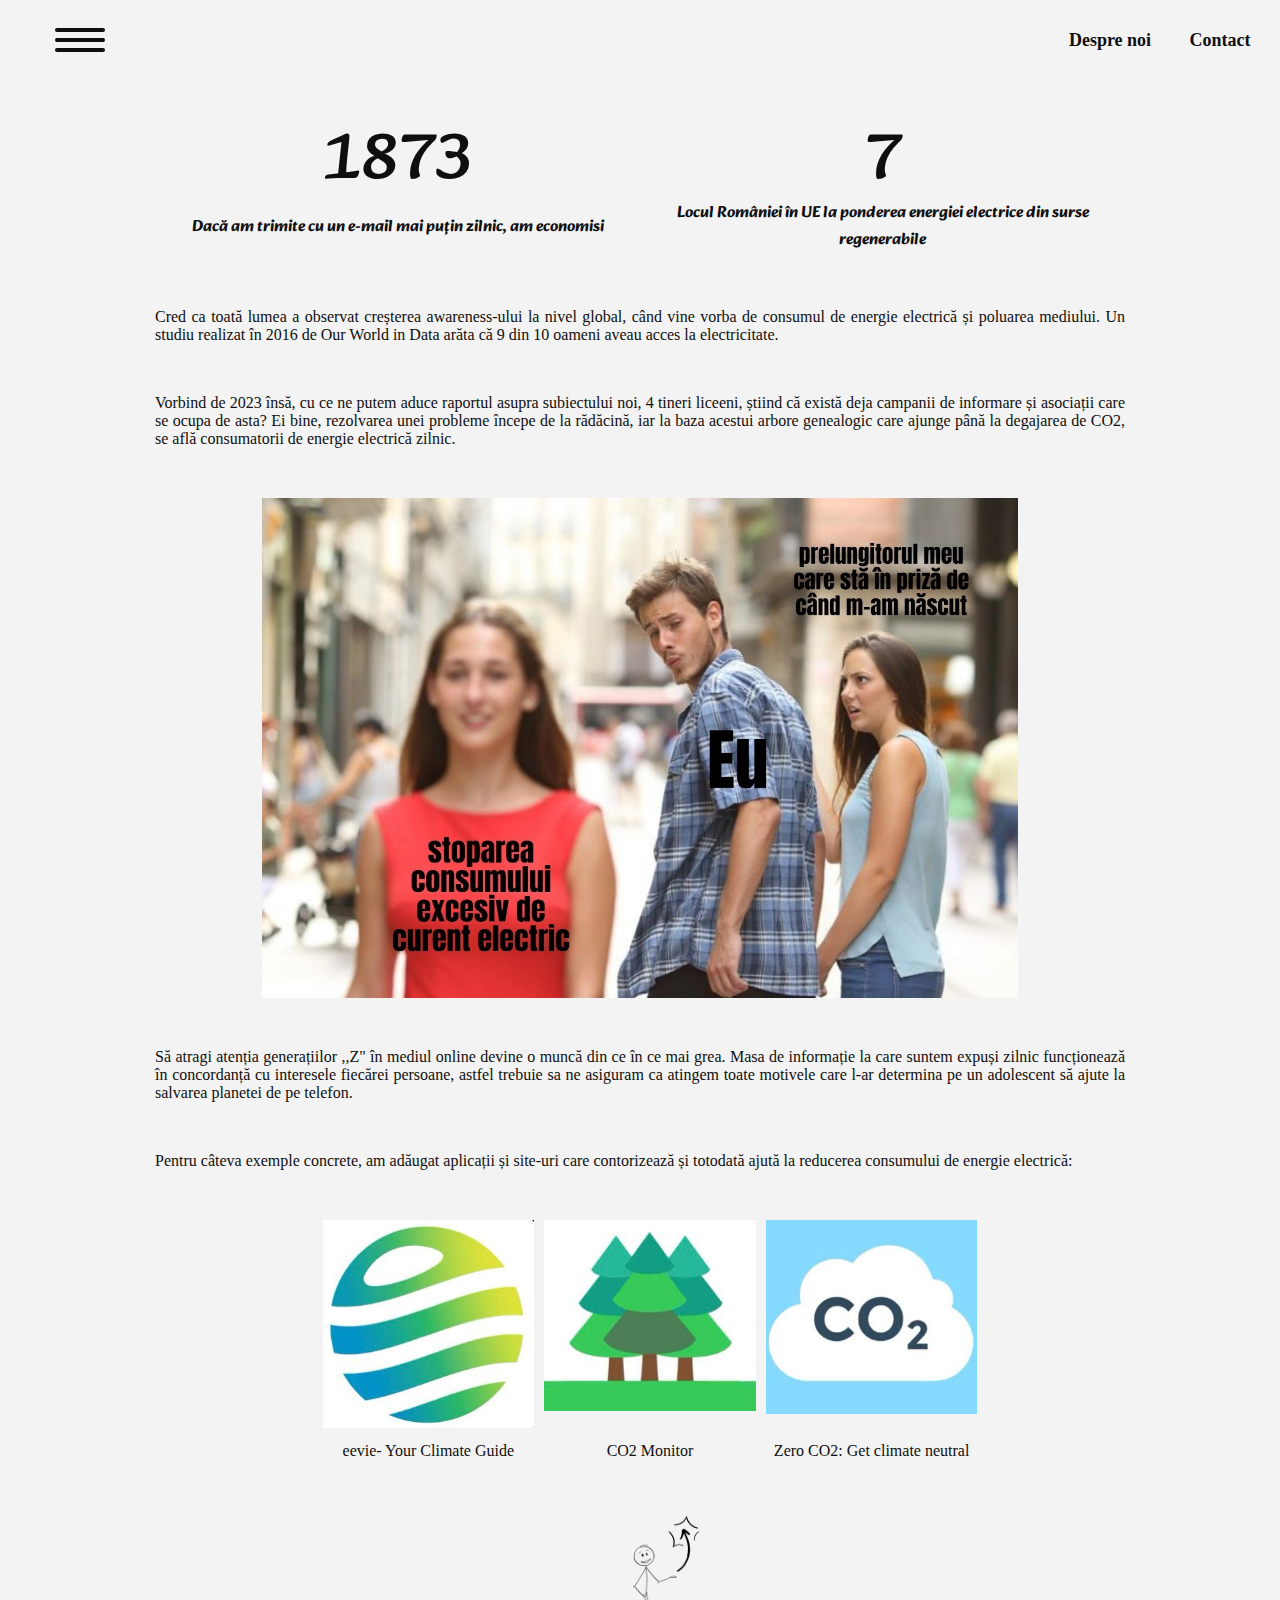
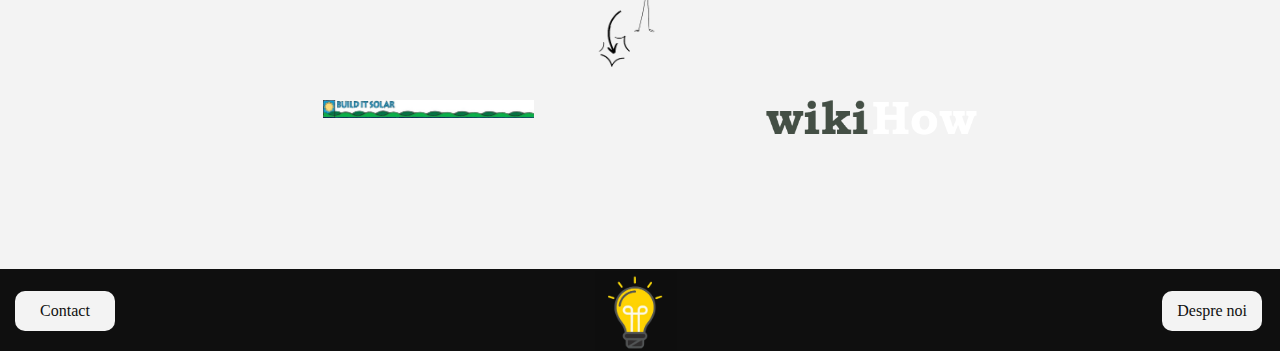
<file: articole/save-the-planet.html>
<!DOCTYPE html>
<html lang="ro">
    <head>
        <meta charset="UTF-8">
        <meta name="viewport" content="width=device-width, initial-scale=1.0">
        <title>Power Off</title>
        <link rel="preconnect" href="https://fonts.googleapis.com">
        <link rel="preconnect" href="https://fonts.gstatic.com" crossorigin>
        <link href="https://fonts.googleapis.com/css2?family=Alkatra&display=swap" rel="stylesheet">
        <link rel="stylesheet" href="../general.css">
        <link rel="stylesheet" href="../menu.css">
        <link rel="stylesheet" href="../nav-bar.css">
        <link rel="stylesheet" href="../footer.css">
        <link rel="stylesheet" href="./articol.css">
        <link rel="stylesheet" href="./save-the-planet.css">
        <link rel="stylesheet" href="../facts.css">
    </head>
    <body>
        <nav>
            <div id="open-menu" class="logo center-content-flex">
                <div class="p-lines"></div>
            </div>
            <a href="../contact/index.html" class="btn center-content-flex underln">Contact</a>
            <a href="../about/about.html" class="btn center-content-flex underln">Despre noi</a>
        </nav>
        <div id="menu">
            <div class="menu-option center-content-flex first">
                <div id="close-menu" class="x-close"></div>
            </div>
            <a href="../index.html" class="menu-option center-content-flex">
                Acasă
            </a>
            <div id="afis-btn" class="menu-option center-content-flex">
                Poster
            </div>
            <div id="art-btn" class="menu-option center-content-flex">
                Articole
            </div>
            <div id="meme-btn" class="menu-option center-content-flex">
                Meme
            </div>
            <a href="../statistici/index.html" class="menu-option center-content-flex">
                Statistici
            </a>
            <div class="menu-option center-content-flex quick-btn">
                Quick facts
            </div>
            <a href="../contact/index.html" class="menu-option center-content-flex last-op">
                Contact
            </a>
            <a href="../about/about.html" class="menu-option center-content-flex last-op">
                Despre noi
            </a>
            <a href="../bibliografie/index.html" class="menu-option center-content-flex last-op">
                Bibliografie
            </a>
        </div>
        <div id="pop-art" class="center-content-flex">
            <div class="exit center-content-flex">
                <div class="exit-line"></div>
            </div>
            <div class="box-pop-art">
                <a href="../articole/viziune.html" class="art-space center-content-flex">
                    Viziunea noastră
                </a>
                <div class="art-space-line"></div>
                <a href="../articole/probleme.html" class="art-space center-content-flex">
                    Probleme identificate + Soluționări
                </a>
                <div class="art-space-line"></div>
                <a href="../articole/save-the-planet.html" class="art-space center-content-flex">
                    Cum să salvezi planeta stând pe telefon:
                </a>
            </div>
        </div>
        <div id="meme-time" class="center-content-flex">
            <div class="exit center-content-flex">
                <div class="exit-line"></div>
            </div>
            <div class="meme-place"></div>
            <div class="meme-btn red-btn center-content-flex">Generează un<br> meme random</div>
            <a href="../meme/index.html" class="small-meme meme-btn center-content-flex">Afisează-le pe toate</a>
        </div>

        <div id="show-afis" class="center-content-flex">
                <div class="exit center-content-flex">
                    <div class="exit-line"></div>
                </div>
                <img src="../image/afis.jpeg">
        </div>
        <div id="facts" class="center-content-flex">
            <div class="exit center-content-flex">
                <div class="exit-line"></div>
            </div>
            <div class="case">
                <div class="left-arrow-space">
                    <div class="arrow"></div>
                </div>
                <div class="fact-space center-content-flex">
                </div>
                <div class="right-arrow-space">
                    <div class="arrow"></div>
                </div>
            </div>
        </div>
        <main>
            <div id="cifre" class="art-paragraph">
                <div class="cif center-content-flex">
                    <div class="cif-dis">16433</div>
                </div>
                <div class="cif center-content-flex">
                    <div class="cif-dis">7</div>
                </div>
                <div class="cif center-content-flex cif-a">
                    Dacă am trimite cu un e-mail mai puțin zilnic, am economisi
                </div>
                <div class="cif center-content-flex cif-a">
                    Locul României în UE la ponderea energiei electrice din surse regenerabile
                </div>
            </div>
            <p class="art-paragraph">
                Cred ca toată lumea a observat creșterea awareness-ului la nivel global, când vine vorba de consumul de energie electrică și poluarea mediului. Un studiu realizat în 2016 de Our World in Data arăta că 9 din 10 oameni aveau acces la electricitate.
            </p>
            <p class="art-paragraph">
                Vorbind de 2023 însă, cu ce ne putem aduce raportul asupra subiectului noi, 4 tineri liceeni, știind că există deja campanii de informare și asociații care se ocupa de asta? Ei bine, rezolvarea unei probleme începe de la rădăcină, iar la baza acestui arbore genealogic care ajunge până la degajarea de CO2, se află consumatorii de energie electrică zilnic.
            </p>
            <p class="art-paragraph center-content-flex art-p-img">
                <img src="../meme/eu.jpeg">
            </p>
            <p class="art-paragraph">
                Să atragi atenția generațiilor ,,Z" în mediul online devine o muncă din ce în ce mai grea. Masa de informație la care suntem expuși zilnic funcționează în concordanță cu interesele fiecărei persoane, astfel trebuie sa ne asiguram ca atingem toate motivele care l-ar determina pe un adolescent să ajute la salvarea planetei de pe telefon. 
            </p>
            <p class="art-paragraph">
                Pentru câteva exemple concrete, am adăugat aplicații și site-uri care contorizează și totodată ajută la reducerea consumului de energie electrică:
            </p>
            <div class="logos">
    
                <a href="https://apps.apple.com/ro/app/eevie-your-climate-guide/id1365185910" target="_blank" class="grid-el">
                    <img src="./save-the-planet/logo1.jpeg">
                </a>
                <a href="https://apps.apple.com/ro/app/zero-co2-get-climate-neutral/id1534365588" target="_blank" class="grid-el">
                    <img src="./save-the-planet/logo2.jpeg">
                </a>
                <a href="https://apps.apple.com/ro/app/c02-monitor/id1567479204" target="_blank" class="grid-el">
                    <img src="./save-the-planet/logo3.jpeg">
                </a>
                <div class="center-content-flex grid-el">eevie- Your Climate Guide</div>
                <div class="center-content-flex grid-el">CO2 Monitor</div>
                <div class="center-content-flex grid-el">Zero CO2: Get climate neutral</div>
                <div class="grid-el"></div>
                <div class="stick-sr grid-el">
                    <img src="./save-the-planet/stick.png">
                </div>
                <div class="grid-el"></div>
                <a href="https://www.builditsolar.com/" class="grid-el">
                    <img src="./save-the-planet/build.jpg">
                </a>
                <div class="grid-el"></div>
                <a href="https://www.wikihow.com/Main-Page" class="grid-el">
                    <img src="./save-the-planet/wikihow_logo.png">
                </a>
            </div>
        </main>

        <div id="facts" class="center-content-flex">
            <div class="case">
                <div class="left-arrow-space">
                    <div class="arrow"></div>
                </div>
                <div class="fact-space center-content-flex">
                </div>
                <div class="right-arrow-space">
                    <div class="arrow"></div>
                </div>
            </div>
        </div>

        <div id="foot">
            <div class="case-margin center-content-flex left-case">
                <a href="../contact/index.html"  class="btn-foot center-content-flex underln">Contact</a>
            </div>
            <div class="case-middle center-content-flex">
                <img src="../image/bec.png">
            </div>
            <div class="case-margin center-content-flex right-case">
                <a href="../about/about.html" class="btn-foot center-content-flex underln">Despre noi</a>
            </div>
        </div>

        <script src="../facts.js"></script>
        <script src="../index.js"></script>
        <script src="../menu.js"></script>
        <script src="./save-the-planet.js"></script>
    </body>
</html>
</file>
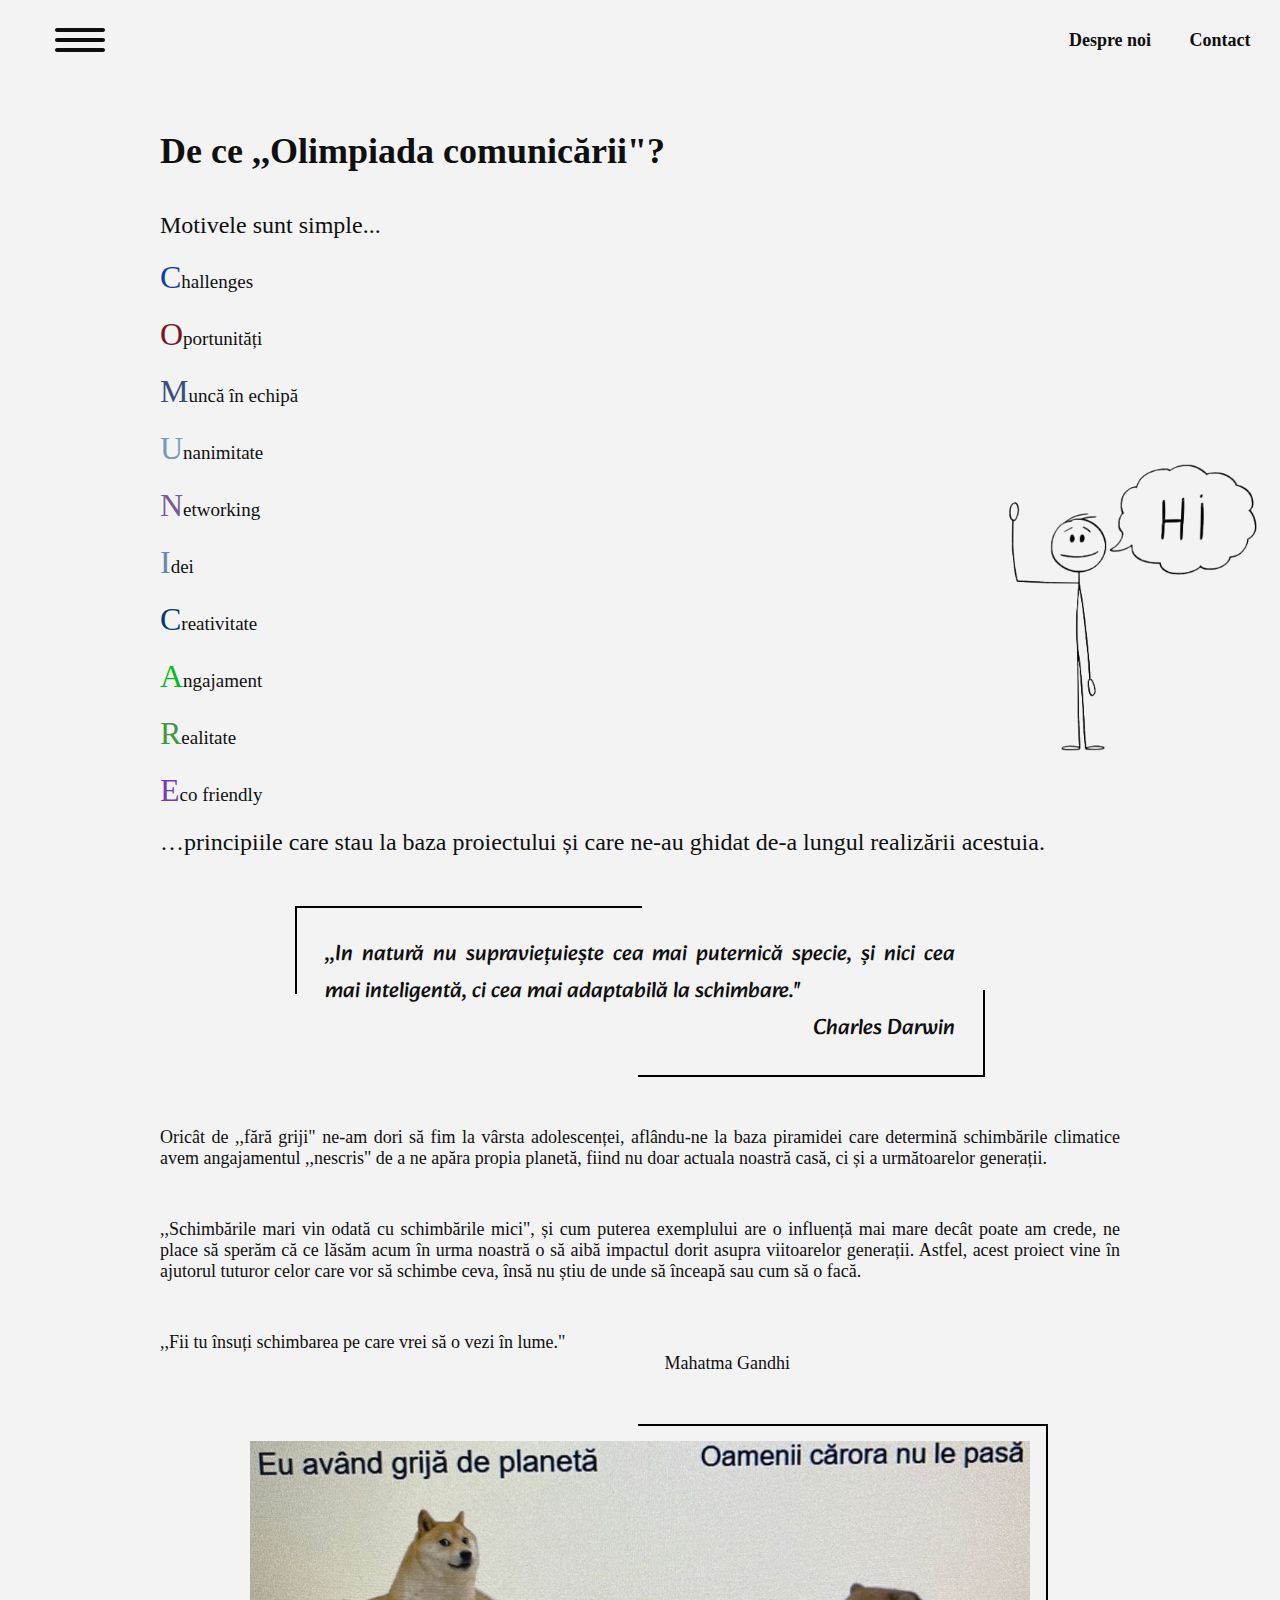
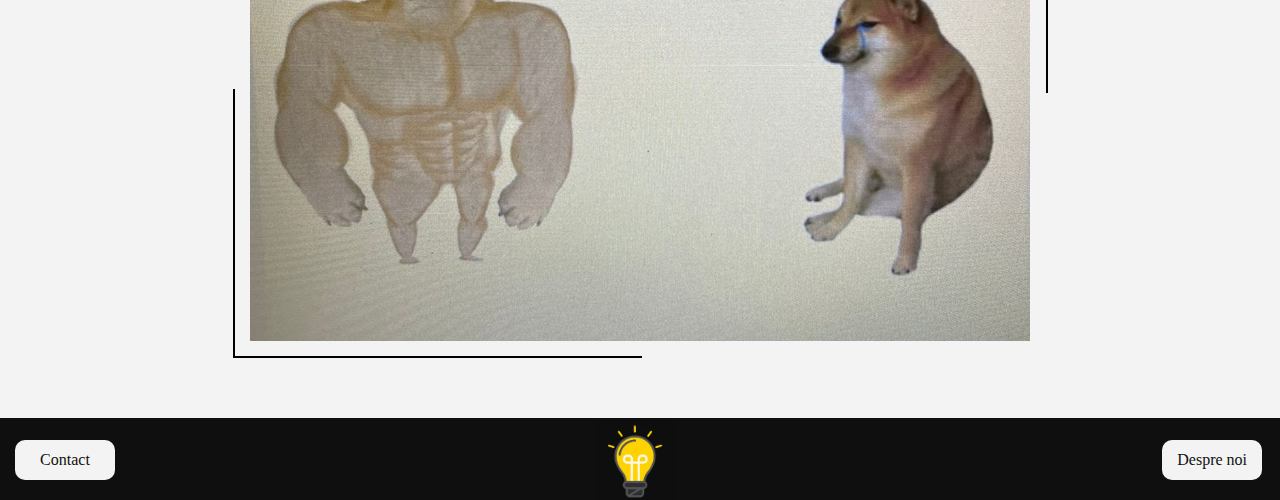
<file: articole/viziune.html>
<!DOCTYPE html>
<html lang="ro">
    <head>
        <meta charset="UTF-8">
        <meta name="viewport" content="width=device-width, initial-scale=1.0">
        <title>Power Off</title>
        <link rel="preconnect" href="https://fonts.googleapis.com">
        <link rel="preconnect" href="https://fonts.gstatic.com" crossorigin>
        <link href="https://fonts.googleapis.com/css2?family=Alkatra&display=swap" rel="stylesheet">
        <link rel="stylesheet" href="../general.css">
        <link rel="stylesheet" href="../main.css">
        <link rel="stylesheet" href="../menu.css">
        <link rel="stylesheet" href="../nav-bar.css">
        <link rel="stylesheet" href="../footer.css">
        <link rel="stylesheet" href="./articol.css">
        <link rel="stylesheet" href="./viziune.css">
        <link rel="stylesheet" href="../facts.css">
    </head>
    <body>
        <nav>
            <div id="open-menu" class="logo center-content-flex">
                <div class="p-lines"></div>
            </div>
            <a href="../contact/index.html" class="btn center-content-flex underln">Contact</a>
            <a href="../about/about.html" class="btn center-content-flex underln">Despre noi</a>
        </nav>
        <div id="menu">
            <div class="menu-option center-content-flex first">
                <div id="close-menu" class="x-close"></div>
            </div>
            <a href="../index.html" class="menu-option center-content-flex">
                Acasă
            </a>
            <div id="afis-btn" class="menu-option center-content-flex">
                Poster
            </div>
            <div id="art-btn" class="menu-option center-content-flex">
                Articole
            </div>
            <div id="meme-btn" class="menu-option center-content-flex">
                Meme
            </div>
            <a href="../statistici/index.html" class="menu-option center-content-flex">
                Statistici
            </a>
            <div class="menu-option center-content-flex quick-btn">
                Quick facts
            </div>
            <a href="../contact/index.html" class="menu-option center-content-flex last-op">
                Contact
            </a>
            <a href="../about/about.html" class="menu-option center-content-flex last-op">
                Despre noi
            </a>
            <a href="../bibliografie/index.html" class="menu-option center-content-flex last-op">
                Bibliografie
            </a>
        </div>
        <div id="pop-art" class="center-content-flex">
            <div class="exit center-content-flex">
                <div class="exit-line"></div>
            </div>
            <div class="box-pop-art">
                <a href="../articole/viziune.html" class="art-space center-content-flex">
                    Viziunea noastră
                </a>
                <div class="art-space-line"></div>
                <a href="../articole/probleme.html" class="art-space center-content-flex">
                    Probleme identificate + Soluționări
                </a>
                <div class="art-space-line"></div>
                <a href="../articole/save-the-planet.html" class="art-space center-content-flex">
                    Cum să salvezi planeta stând pe telefon:
                </a>
            </div>
        </div>
        <div id="meme-time" class="center-content-flex">
            <div class="exit center-content-flex">
                <div class="exit-line"></div>
            </div>
            <div class="meme-place"></div>
            <div class="meme-btn red-btn center-content-flex">Generează un<br> meme random</div>
            <a href="../meme/index.html" class="small-meme meme-btn center-content-flex">Afisează-le pe toate</a>
        </div>

        <div id="show-afis" class="center-content-flex">
                <div class="exit center-content-flex">
                    <div class="exit-line"></div>
                </div>
                <img src="../image/afis.jpeg">
        </div>
        <div id="facts" class="center-content-flex">
            <div class="exit center-content-flex">
                <div class="exit-line"></div>
            </div>
            <div class="case">
                <div class="left-arrow-space">
                    <div class="arrow"></div>
                </div>
                <div class="fact-space center-content-flex">
                </div>
                <div class="right-arrow-space">
                    <div class="arrow"></div>
                </div>
            </div>
        </div>
        <main>
            <div class="art-paragraph">
                <h1>
                    De ce ,,Olimpiada comunicării"?
                </h1>
            </div>
            <div class="art-paragraph sp-art">
                <p class="first-p">
                    Motivele sunt simple...
                </p>
                <p class="p-sec">
                    Challenges
                </p>
                <p class="p-sec">
                    Oportunități 
                </p>
                <p class="p-sec">
                    Muncă în echipă 
                </p>
                <p class="p-sec">
                    Unanimitate
                </p>
                <p class="p-sec">
                    Networking 
                </p>
                <p class="p-sec">
                    Idei
                </p>
                <p class="p-sec">
                    Creativitate 
                </p>
                <p class="p-sec">
                    Angajament 
                </p>
                <p class="p-sec">
                    Realitate 
                </p>
                <p class="p-sec">
                    Eco friendly  
                </p>
                <p class="first-p">
                    …principiile care stau la baza proiectului și care ne-au ghidat de-a lungul realizării acestuia.
                </p>
            </div>
            <div class="quote">
                <div class="txt">
                    ,,In natură nu supraviețuiește cea mai puternică specie, și nici cea mai inteligentă, ci cea mai adaptabilă la schimbare."
                </div>
                <div class="author">Charles Darwin</div>
            </div>
            <div class="art-paragraph">
                <p>Oricât de ,,fără griji" ne-am dori să fim la vârsta adolescenței, 
                aflându-ne la baza piramidei care determină schimbările climatice avem angajamentul ,,nescris" de a ne apăra propia planetă,
                 fiind nu doar actuala noastră casă, ci și a următoarelor generații. </p>
            </div>
            <div class="art-paragraph">
                <p>
                    ,,Schimbările mari vin odată cu schimbările mici", și cum puterea exemplului are o influență mai mare decât poate am crede, ne place să sperăm că ce lăsăm acum în urma noastră o să aibă impactul dorit asupra viitoarelor generații. Astfel, acest proiect vine în ajutorul tuturor celor care vor să schimbe ceva, însă nu știu de unde să înceapă sau cum să o facă.
            </div>
            <div class="art-paragraph quote sp-quote">
                <p class="txt">
                    ,,Fii tu însuți schimbarea pe care vrei să o vezi în lume." 
                </p>
                <div class="author">
                    Mahatma Gandhi
                </div>
            </div>
            <div id="img-place" class="art-paragraph img-style">
                <img src="../meme/meme19.jpeg" alt="Meme" id="meme-img">
            </div>
            <img src="./image/stick-hi.png" class="fix stick">
        </main>

        <div id="facts" class="center-content-flex">
            <div class="case">
                <div class="left-arrow-space">
                    <div class="arrow"></div>
                </div>
                <div class="fact-space center-content-flex">
                </div>
                <div class="right-arrow-space">
                    <div class="arrow"></div>
                </div>
            </div>
        </div>

        <div id="foot">
            <div class="case-margin center-content-flex left-case">
                <a href="../contact/index.html"  class="btn-foot center-content-flex underln">Contact</a>
            </div>
            <div class="case-middle center-content-flex">
                <img src="../image/bec.png">
            </div>
            <div class="case-margin center-content-flex right-case">
                <a href="../about/about.html" class="btn-foot center-content-flex underln">Despre noi</a>
            </div>
        </div>
        <script src="../menu.js"></script>
        <script src="../facts.js"></script>
        <script src="../index.js"></script>
        <script src="./viziune.js"></script>
    </body>
</html>
</file>
<file: general.css>
* {
    margin: 0;
    padding: 0;
    transition: all .4s linear;
}



html {
    width: 100vw;
    height: 100vh;
    overflow-x: hidden;
    scroll-behavior: smooth;
    -webkit-touch-callout: none;
    -webkit-user-select: none; 
     -khtml-user-select: none; 
       -moz-user-select: none;
        -ms-user-select: none; 
            user-select: none;
}
body {
    width: 100%;
    min-height: 100%;
    overflow-x: hidden !important;
    --nav-height: 5rem;
    --btn-height: 3.75rem;
    --mode-color: rgb(15, 15, 15);
    --mode-bck: rgb(243, 243, 243);
    background-color: var(--mode-bck);
    color: var(--mode-color);
    margin: auto;
}


img {
    max-width: 100%;
    max-height: 100%;
}

a {
    color: inherit;
    text-decoration: none;
}
/*=== Gclass ===*/



.center-content-flex {
    display: flex;
    align-items: center;
    justify-content: center;
}

.underln {
    position: relative;
}
.underln::before {
    content: "";
    position: absolute;
    width: 0;
    height: 0.125rem;
    left: calc(50% - 0.094rem);
    background: var(--mode-color);
    bottom: 0.625rem;
    transition: all .2s linear;
}
.underln:hover::before {
    width: calc(100% - 0.375rem);
    left: 0.188rem;
} 

.shadow {
    width: 100%;
    height: 100%;
    background: rgba(0, 0, 0, .5);
    position: absolute;
    top: 0;
    left: 0;
}

.exit {
    position: absolute;
    top: 3.125rem;
    right: 3.125rem;
    width: 3.75rem;
    aspect-ratio: 1/1;
    cursor: pointer;
}

.exit-line {
    width: 100%;
    height: 0.125rem;
    position: relative;
}

.exit-line::before, .exit-line::after {
    content: "";
    position: absolute;
    width: 100%;
    height: 100%;
    background: rgb(243, 243, 243);
}

.exit-line::before {
    transform: rotate(-45deg);
}

.exit-line::after {
    transform: rotate(45deg);
}


::-webkit-scrollbar {
    width: 0;
    background: transparent; 
}



@media (hover: none) {
    .underln::before {
        display: none;
    }
}


@media (max-width: 450px) {
    .exit {
        top: 0;
        right: 0;
        width: 3rem;
    }
}

@media (max-width: 320px) {
    body {
        --nav-height: 2.5rem;
    }
    nav {
        margin-top: 0.313rem;
    }
}
</file>
<file: main.css>
/* === main ==== */

main {
    width: calc(100% - 20px);
    padding: 0 10px 0 10px;
    min-height: calc(100% - var(--nav-height));
    flex-direction: column;
    --len-box: 100%;

    --s-bck: rgb(236, 236, 236);
    --s-ball-place-bck:  rgb(217, 217, 217);
    --s-ball-bck: rgb(175, 173, 173);
    --s-color: rgba(0, 0, 0, 1);
}

.light-bulb {
    width: var(--len-box);
    height: 408px;
}
.light-bulb img {
    height: 100%;
    width: auto;
    animation: shownot .5s linear;
}
.v-line {
    width: 5px;
    height: 150px;
    background: var(--mode-color);
    margin-top: -55px;
    z-index: -1;
}

#lbulb-box {
    margin-top: -70px;
}

.screw {
    width: 15px;
    aspect-ratio: 1/1;
    background-color: rgb(217, 217, 217);
    border-radius: 50%;
    margin: 10px;
    border: 1px solid rgba(17, 27, 33, .7);
}
.m-screw-bar {
    transform: rotate(45deg) !important;
}

.bar {
    width: 100%;
    height: 1px;
    background: rgba(17, 27, 33, .7);
    transform: rotate(-45deg);
}

.switcher {
    color: var(--s-color);

    width: 30%;
    aspect-ratio: 1.2/1.5;
    border-radius: 10px;
    background: var(--s-bck);
    border: 1px solid rgba(0, 0, 0, 0.7);
}

.ball-place {
    height: calc(80% - 10px);
    width: 50%;
    background-color: var(--s-ball-place-bck);
    border-radius: 20px;
    overflow: hidden;
    --font-s: 16px;
}
.ball {
    width: 100%;
    height: 50%;
    position: relative;
    background-color:  var(--s-ball-bck);
    color: rgb(0, 0, 0);
}
.txt-bar {
    width: 2px;
    margin-left: 3px;
    height: var(--font-s);
    background-color: rgb(255, 255, 255);
    animation: shownot .3s linear infinite alternate-reverse;
}

@keyframes shownot {
    from {
        opacity: 0;
    } to {
        opacity: 1;
    }
}

.box {
    width: 100%;
    height: 400px;
    position: relative;
    --width-model: 50%;
    margin: 2.5px;
}
.v-line-sp, .h-line {
    position: absolute;
    width: var(--width-model); 
    height: 100%;
    border-style: solid;
    border-color: var(--mode-color);

    display: flex;
    align-items: left;
    justify-content: center;
}
.h-line:nth-child(odd) {
    left: 30%;
}
.v-line-sp {
    border-width: 5px 0 5px 5px;
}
.h-line {
    border-width: 5px 5px 5px 0;
}
#special-h-line {
    margin-top: .5px;
    width: 32.5%;
    left: calc(50% - 2.5px);
}

#special-v {
    margin-top: -5px;
    border-bottom: 0;
}

.sp-box {
    margin-top: 0;
}

.box-content {
    margin-top: 12.5px;
    width: 65%;
    height: calc(100% - 20px);
    background: red;
    position: absolute;
    left: 31%;
    top: 0;
    display: none;
    overflow: hidden;
    --pad: 20px;
    --f: 64px;
}

.box-content img {
    position: absolute;
    min-width: 100% !important;
    min-height: 100% !important;
}

.txt-detail {
    position: absolute;
    font-family: 'Alkatra', cursive;
    top: 0;
    z-index: 10;
    left: var(--pad);
    font-size: var(--f);
    padding: var(--pad);
    color: rgb(18, 19, 19);
}

.right-txt {
    left: auto !important;
    right: var(--pad);
}

.h-line:nth-child(odd) ~ .box-content {
    left: 7.5%;
}

.h-line:last-child {
    border-bottom: none;
    width: 25%;
    left: calc(25% - 2.5px);
}
.sp-box:last-child {
    margin-top: 0;
}
.s-box {
    height: 200px;
}

.e-bulb {
    transform: scaleY(1);
}



.s-box:has(img) {
    height: 500px;
}


#pop-art {
    position: fixed !important;
    color: rgb(18, 19, 19);
}



@keyframes slide-left {
    from {
        transform: translateX(-100%);
    } to {
        transform: none;
    }
}
@keyframes slide-right {
    from {
        transform: translateX(100%);
        opacity: 0;
    } to {
        transform: none;
        opacity: 1;
    }
}

@keyframes fromtransparent {
    from {
        opacity: 0;
    } to {
        opacity: 1;
    }
}

@media (max-width: 450px) {
    .switcher {
        width: 50%;
    }
    .box {
        height: 200px;
    }
    .sp-h-line {
        margin-top: 0px !important;
    }
    .box-content {
        --f: 32px;
    }
    .light-bulb {
        height: 300px;
    }
}
</file>
<file: menu.css>
/*==== menu ==== */

#menu {
    --menu-w: 30%;
    width: var(--menu-w);
    height: 100%;
    background-color: var(--mode-color);
    position: fixed;
    display: none;
    top: 0;
    left: 0;
    --option-width: 0px;
    --option-height: 3.125rem;
    --m-top-option: 0.625rem;
    --op-color: rgb(119, 159, 18);
    z-index: 100;
}

@keyframes noneToAll {
    0% {
        width: 0;
    }
    100% {
        width: var(--menu-w);
    }
}
@keyframes allToNone {
    0% {
        width: var(--menu-w);
        overflow: hidden;
    }
    100% {
        width: 0;
        overflow: hidden;
    }
}

.menu-option {
    width: 100%;
    height: var(--option-height);
    margin-top: var(--m-top-option);
    cursor: pointer;
    color: rgb(209, 215, 219);
}

.menu-option:hover {
    background: var(--op-color)
}

.first {
    margin-top: 0 !important;
    cursor: auto;
    height: var(--nav-height);
}
.first:hover {
    background: inherit;
}
.first:hover .x-close::before, .first:hover .x-close::after {
    background: var(--op-color);
}
/* === X === */

.x-close {
    height: 100%;
    width: 3.125rem;
    position: relative;
    --x-h: 3.125rem;
    --x-w: 0.313rem;
    cursor: pointer;
}
.x-close::before, .x-close::after {
    content: "";
    position: absolute;
    left: calc(50% - var(--x-w)/2);
    top: calc(50% - var(--x-h)/2);
    border-radius: 0.625rem;
    height: var(--x-h);
    width: var(--x-w);
    background-color: rgb(209, 215, 219);
    transition: all .3s linear;
}
.x-close::before {
    transform: rotate(45deg);
}
.x-close::after {
    transform: rotate(-45deg);
}


.last-op {
    position: relative;
    top: calc(100% - 9*(var(--option-height) + var(--m-top-option)) - var(--nav-height));
}

#meme-time {
    width: 100%;
    height: 100%;
    top: 0;
    position: absolute;
    z-index: 100;
    background-color: rgba(0, 0, 0, 0.703);
    flex-direction: column;
    --general-w: 12.5rem;
    animation: fromtransparent .3s linear;
    display: none;
    --op-h: 3.125rem;
    
    --small-btn-h: calc(var(--op-h)/2);
    --red-btn-h: 12.5rem;
}
@keyframes fromtransparent {
    from {
        opacity: 0;
    } to {
        opacity: 1;
    }
}

.meme {
    width: var(--general-w);
    height: 50%;
}
.meme-btn {
    width: var(--general-w);
    height: var(--op-h);
    cursor: pointer;
    position: relative;
}

.meme, .meme-btn {
    background: rgba(208, 207, 207, 1);
    margin-top: 0.625rem;
    border-radius: 0.625rem;
}


.meme-btn:hover {
    background:rgb(0, 0, 0);
    border: 0.063rem solid rgb(255, 255, 255);
    box-shadow: inset 0 0 0 -0.625rem rgb(0, 0, 0);
    transform: translateX(0.313rem) translateY(0.313rem);
    z-index: 1;
    color: rgba(208, 207, 207, 1);
}

.meme-btn:hover::after {
    display: none;
}

#meme-time .x-close {
    height: 3.125rem;
}


.small-meme {
    width: calc(var(--general-w)/2);
    height: var(--small-btn-h) !important;   
    font-size: 0.75rem; 
    position: relative;
    top: 0.938rem;
}


.red-btn {
    position: relative;
    width: var(--red-btn-h) !important;
    height: var(--red-btn-h);
    border-radius: 50% !important;
    background: rgb(159, 18, 18);
    font-size: 1.563rem;
    text-align: center;
}
.red-btn::before {
    content: "";
    width: 100%;
    height: 100%;
    border-radius: 50%;
    position: absolute;
    left: 0;
    top: 0;
    z-index: -1;
    background: rgb(159, 18, 18);
    transition: all .3s linear;
    border-width: 0 0.313rem 0.313rem 0.313rem;
    border-style: solid;
    border-color: rgb(122, 114, 114);
    box-shadow: inset -0.313rem -0.625rem 0.625rem 0.5rem rgba(0, 0, 0, 0.584);
}

.red-btn:hover::before {
    box-shadow: none;
    left: 0;
    top: 0;
    border-width: 0.5rem;
}

.red-btn {
    box-shadow: inset -0.5rem -0.625rem 0.625rem 0.5rem rgba(0, 0, 0, 0.584);
    color:rgb(255, 255, 255)
}
.red-btn:hover {
    box-shadow: none;
}


.meme-place {
    width: calc(2*var(--general-w));
    max-width: calc(100% - var(--small-btn-h) - var(--red-btn-h));
    max-height: calc(100% - var(--op-h)/2 - 1.563rem - var(--op-h));
    height: auto;
}



#pop-art {
    width: 100%;
    height: 100%;
    z-index: 100;
    background-color: rgba(0, 0, 0, 0.212);
    position: absolute;
    top: 0;
    left: 0;
    display: none;
}

.box-pop-art {
    width: 50%;
    height: auto;
}

.art-space {
    font-size: 1.25rem;
    font-weight: bold;
    width: 100%;
    height: 6.25rem;
    background-color: rgb(255, 255, 255);
}

.art-space-line {
    width: 100%;
    height: 0.125rem;
    background-color:transparent;
}

#show-afis {
    position: absolute;

    width: 100%;
    height: 100%;
    z-index: 1000;
    top: 0;
    left: 0;
    background-color: rgba(0, 0, 0, .5);
    display: none;
}



@media (max-width: 450px) {
    #menu {
        --option-height: 3.7rem;
    }
}

@media (max-height:700px) {
    #menu {
        --option-height: 2.5rem;
    }
    
}

@media (max-width: 480px) {
    .art-space {
        padding: 0.625rem;
    }
    #meme-time {
        --red-btn-h: 10rem
    }
    .red-btn {
        font-size: 1rem;
    }
}
@media (max-width: 320px) {
    #menu {
        --option-height: 2.2rem;
        --nav-height: 2.5rem;
    }
    .menu-option {
        font-size: 0.75rem;
    }
}

@media (max-width: 280px) {
    #meme-time {
        --red-btn-h: 7rem;
    }
    .red-btn {
        font-size: .9rem;
    }
    .small-meme {
        font-size: .6rem;
    }
}
</file>
<file: nav-bar.css>
/* === nav bar === */

nav {
    width: 100%;
    height: var(--nav-height);
    --p-lines-w: 3.125rem;
}

.logo {
    height: 100%;
    aspect-ratio: 2/1;
    z-index: 100;
    overflow: hidden;
    float: left;
    cursor: pointer;
}

.btn {
    width: 6.25rem;
    height: var(--btn-height);
    margin: calc((var(--nav-height) - var(--btn-height))/2) 0.625rem 0.625rem 0;
    float: right;
    font-size: 1.125rem;
    cursor: pointer;
    font-weight: bold;
}

.p-lines {
    position: relative;
}

.p-lines, .p-lines::before, .p-lines::after {
    width: var(--p-lines-w);
    --h-size: 0.25rem;
    height: var(--h-size);
    border-radius: 0.625rem;
    background: var(--mode-color);
}

.p-lines::before, .p-lines::after {
    content: "";
    position: absolute;
    left: 0;
}

.p-lines::before {
    top: calc(-2.5*var(--h-size));
}

.p-lines::after {
    top: calc(2.5*var(--h-size))
}

@media (max-width: 450px) {
    nav {
        --p-lines-w: 2.4rem;
    }
    .logo {
        width: var(--p-lines-w);
        padding: 0 0.625rem 0 0.625rem;
        aspect-ratio: auto;
    }
    .btn {
        margin: calc((var(--nav-height) - var(--btn-height))/2) 0.188rem 0 0.188rem;
        width: 4.688rem;
        font-size: 0.9rem;
    }
}
</file>
<file: footer.css>
#foot {
    --gap: 10px;
    --case-h: 80px;
    display: grid;
    grid-template-columns: repeat(3, calc(33% - var(--gap)/2));
    grid-gap: var(--gap);
    width: 100%;
    height: var(--case-h);
    margin-top: 10px;
    background: rgb(15, 15, 15);
    border-top: 2px solid  var(--mode-color);
}

.case-margin {
    margin-left: calc(var(--gap)/2);
}

.case-middle img {
    height: var(--case-h);
}

.case-margin {
    display: flex;
    align-items: center;
}

.left-case {
    justify-content: left;
}

.right-case {
    justify-content: right;
}

.left-case .btn-foot {
    margin-left: var(--gap);
}

.right-case .btn-foot {
    margin-right: var(--gap);
}

.btn-foot {
    width: 100px;
    height: 50%;
    border-radius: 10px;
    background: rgba(243, 243, 243, 1);
}

#foot .underln {
    color:rgb(15, 15, 15);
}

#foot .underln::before {
    background:rgb(15, 15, 15);
}
</file>
<file: facts.css>
#facts {
    position: fixed;
    z-index: 100;
    top: 0;
    left: 0;
    width: 100vw;
    height: 100vh;
    color: rgb(0,   0, 0);
    background: rgba(18, 18, 19, 1);
    --arrow-h: 3.75rem;
    display: none;
    animation: zeroToSeen .2s linear;
}
@keyframes zeroToSeen {
    0% {
        opacity: 0;
    }
    100% {
        opacity: 1;
    }
}

@keyframes zeroToNotSeen {
    0% {
        opacity: 1;
    }
    100% {
        opacity: 0;
    }
}


.fact-txt {
    z-index: 10;
}

/* === case == */
.case {
    width: 37.5rem;
    aspect-ratio: 2/1;
}


/* === arrow === */

.left-arrow-space, .right-arrow-space {
    height: var(--arrow-h);
}

.arrow {
    position: relative;
    top: 0.313rem;
    left: 0.313rem;
    width: 3.125rem;
    height: calc(100% - 0.625rem);
    border-radius: 50%;
    cursor: pointer;
}
.arrow::before, .arrow::after {
    content: "";
    position: absolute;
    height: 0.25rem;
    width: 50%;
    left: 23%;
    background: rgba(243, 243, 243, 1);
}
.arrow::before {
    transform: rotate(-45deg);
    top: calc(25% + 0.156rem);
}
.arrow::after {
    transform: rotate(45deg);
    top: auto;
    bottom: calc(25% + 0.156rem);
}

.right-arrow-space .arrow {
    transform: scaleX(-1);
    left: calc(100% - 3.438rem);
}

/* === fact space ==== */

.fact-space {
    height: calc(100% - 2*var(--arrow-h) - 3.125rem);
    background: rgba(243, 243, 243, 1);
    width: calc(100% - 3.125rem);
    padding: 1.563rem;
    text-align: justify;
}


.left-arrow-space, .right-arrow-space {
    width: 100%;
}

@media (max-width: 450px) {
    .fact-space {
        height: auto;
        width: calc(100% - 2rem);
        padding: 1rem;
    }
}
</file>
<file: bibliografie/main.css>
.paragraph-bib {
    width: calc(100% - 200px);
    height: auto;
    padding: 50px 100px 0 100px;
}

h1 {
    font-size: 32px;
}

h2 {
    font-size: 24px;
}

.dot {
    width: 10px;
    position: relative;
    top: 7px;
    margin-right: 4px;
    aspect-ratio: 1/1;
    border-radius: 50%;
    background-color: rgb(0, 0, 0);
    float: left;
}

@media (max-width: 420px) {
    .paragraph-bib {
        width: 100%;
        text-align: justify;
        padding: 50px 0 0 0;
    }
}
</file>
<file: contact/main.css>
body {
    --clr: rgba(255, 255, 255, 1);
    background: rgba(20, 20, 20, 1);
    color: var(--clr);
}

nav .underln::before {
    background: var(--clr);
}

nav .p-lines, nav .p-lines::before, nav .p-lines::after {
    background: var(--clr);
}

/* === insta place ==== */

#insta-place {
    position: relative;
    --h: 20%;
    width: 100%;
    height: 300px;
    display: grid;
    grid-template-rows: var(--h) calc(100% - var(--h));
    --font: 18px;
    font-size: var(--font);
}


.content {
    display: grid;
    grid-template-columns: repeat(4, auto);
    grid-template-rows: repeat(2, 50%);
    grid-column-gap: 10px;
    grid-template-areas: 
    'm a e r'
    'mname aname ename rname';
}

.img-place img {
    aspect-ratio: 1/1;
    border-radius: 50%;
}

main .center-content-flex {
    align-items:start !important; 
}


.name-place .insta-icon {
    height: var(--font) !important;
    width: auto;
}
.insta-icon {
    margin-right: 10px;
}

.insta-user, .insta-icon {
    float: left;
}


.m {
    grid-area: m;
}
.a {
    grid-area: a;
}
.e {
    grid-area: e;
}
.r {
    grid-area: r;
}

.m-name {
    grid-area: mname;
}
.a-name {
    grid-area: aname;
}
.e-name {
    grid-area: ename;
}
.r-name {
    grid-area: rname;
}

#pop-art, #meme-time {
    color: rgba(20, 20, 20, 1);
}

@media (max-width: 450px)
{
    .content {
        grid-template-columns: repeat(2, 50%);
        grid-template-rows: auto;
        grid-template-areas: 
        'm a'
        'mname aname'
        'e r'
        'ename rname';
    }
    .r, .e {
        width: 70%;
        margin-left: 15%;
    }
}

@media (max-width: 280px) {
    .content {
        grid-template-columns: 100%;
        grid-gap: 10px;
        grid-template-areas: 
        'm'
        'mname'
        'a'
        'aname'
        'e'
        'ename'
        'r'
        'rname';
    }
    .content img {
        width: 50%;
    }
}
</file>
<file: meme/main.css>
main {
    display: grid;
    grid-template-columns: repeat(5, auto);
    grid-gap: 1.25rem;
    width: 80%;
    margin: auto;
}

main .center-content-flex {
    flex-direction: column;
}

.meme-pl {
    width: 100%;
    height: auto;
}

.meme-place img {
    height: 100%;
    width: auto;
}

.meme-shadow {
    position: fixed;
    top: 0;
    left: 0;
    width: 100%;
    height: 100%;
    z-index: 10;
    --w: 80%;
    background: rgba(243, 243, 243, .6);
    animation: fromtransparent .5s linear;
}

.meme {
    max-width: var(--w);
    max-height: 80%;
    background: inherit;
}
.meme-close {
    width: var(--w);
    height: 3.125rem;
    margin-bottom: 0.313rem;
}

.x-meme {
    height: 100%;
    aspect-ratio: 1/1;
    position: relative;
    left:calc(100% - 3.125rem);
    cursor: pointer;
}
.x-meme::before, .x-meme::after {
    content: "";
    position: absolute;
    height: 0.188rem;
    width: 100%;
    top: 50%;
    border-radius: 0.625rem;
    background: rgba(0, 0, 0, 1);
}

.x-meme::before {
    transform: rotate(45deg);
}

.x-meme::after {
    transform: rotate(-45deg);
}

@keyframes fromtransparent {
    from {
        opacity: 0;
    } to {
        opacity: 1;
    }
}

@media (max-width: 450px) {
    main {
        width: 100%;
        grid-template-columns: repeat(3, auto);
    }
}

@media (max-width: 280px) {
    main {
        grid-template-columns: repeat(2, auto);
    }
}
</file>
<file: statistici/main.css>
body {
    background: rgb(20, 28, 39);
    overflow-x: hidden;
}
nav {
    color:rgba(243, 243, 243, 1);
}

nav .underln::before {
    background: rgba(243, 243, 243, 1);
}

.p-lines, .p-lines::before, .p-lines::after {
    background: rgba(243, 243, 243, 1);
}

.fixed-bck {
    width: 100%;
    height: 100%;
    position: absolute;
    background-size: 100% auto;
    top: 0;
    z-index: -1;
}

.bulb-bck {
    position: absolute;
    top: 0;
    right: 0;
    height: 100vh;
    width: 500px;
}
.bulb-bck img {
    position: absolute;
    right: 0;
}
.earth-bck {
    --w: 100%;
    position: absolute;
    z-index: -1;
    width: var(--w);
    height: auto;
    left: calc(50% - var(--w)/2);
}


/* === */
.paragraph {
    width: calc(100% - 200px);
    margin: auto;
    height: auto;
    padding: 30px 250px 0 50px;
    color: rgba(243, 243, 243, 1);
    text-align: justify;
}



.paragraph img {
    height: 300px;
}



@media (min-width: 1020px) {
    .paragraph {
        width: 70%;
        padding-left: 0;
        padding-right: 0;
        
    }
    .earth-bck img {
        width: 100% !important;
    }
    .bulb-bck {
        top: 50px;
    }
}

@media (max-width:450px) {
    
    .paragraph:nth-child(5) {
        width: calc(100% - 100px);
    }
    .earth-bck {
        bottom: auto;
    }
}
</file>
<file: articole/articol.css>
body {
    --pad: 9.375rem;
    text-align: justify;
}

main {
    padding-bottom: 6.25rem;
}

.art-paragraph {
    width: calc(100% - 2*var(--pad));
    height: auto;
    padding: 3.125rem var(--pad) 0 var(--pad);
    font-size: 1rem;
}

.quote {
    --padding-q: 1.875rem;
    width: 50%;
    height: auto;
    margin: auto;
    font-family: 'Alkatra', cursive;
    padding: var(--padding-q);
    font-size: 1.375rem;
    position: relative;
    margin-top: 2.5rem;
}

.quote::before, .quote::after {
    content: "";
    position: absolute;
    border-style: solid;
    border-color: rgba(0, 0, 0, 1);
    width: 50%;
    height: 50%;
}

.quote::before {
    border-width: 0.125rem 0 0 0.125rem;
    left: 0;
    top: 0;
}
.quote::after {
    bottom: 0;
    right: 0;
    border-width: 0 0.125rem 0.125rem 0;
}

.quote .author {
    text-align: right;
}

.sp-quote::before, .sp-quote::after {
    border: none;
}
.sp-quote {
    font-size: 1rem;
    padding: 3.125rem var(--pad) 0 var(--pad);
    margin-left: 0;
    margin-top: 0;
    font-family: inherit;
}

.art-paragraph:has(img) {
    margin: auto;
}

.art-paragraph img {
    max-height: 31.25rem;
    text-align: center;
}

.img-style {
    position: relative;
    padding: 1.063rem;
    top: 3.125rem;
    text-align: center;
}

.img-style::before, .img-style::after {
    content: "";
    position: absolute;
    border-style: solid;
    border-color: rgba(0, 0, 0, 1);
    width: 50%;
    height: 50%;
}

.img-style::before {
    top: 0;
    right: 0;
    border-width: 0.125rem 0.125rem 0 0;
}

.img-style::after {
    bottom: 0;
    left: 0;
    border-width: 0 0 0.125rem 0.125rem;
}


@media (max-width: 450px) {
    h1 {
        font-size: 1.6rem;
    }
    .quote {
        --padding-q: 1.875rem;
        width: calc(100% - 2*var(--padding-q));
    }
    .art-paragraph {
        width: 100%;
        padding: 1rem 0 1rem 0;
    }
    .art-paragraph img {
        width: 100% !important;
    }
    .img-style::before, .img-style::after {
        display: none;
    }
}
</file>
<file: articole/probleme.css>
main {
    width: calc(100% - 0.625rem);
    margin: auto;
}

body {
    --stick-w: 0rem;
}
.fix {
    width: auto;
    height: auto;
    position: relative;
    left: calc(100% - var(--stick-w));
}
</file>
<file: articole/save-the-planet.css>
main {
    width: calc(100% - 0.625rem);
    margin: auto;
}

#cifre {
    display: grid;
    grid-template-columns: repeat(2, 50%);
    --f-size: 4rem;
}
.cif {
    height: var(--f-size);
    font-family: 'Alkatra', cursive;
}

.cif-dis {
    font-size: var(--f-size);
}

.cif-a {
    text-align: center;
    padding-inline: 1.25rem;
    font-weight: bold;
}

.ani {
    animation: fromtop .2s linear;
}

@keyframes fromtop {
    from {
        transform: translateY(-5px);
    } to {
        transform: none;
    }
}



.logos {
    width: 50%;
    margin-left: 25%;
    margin-top: 3.125rem;
    display: grid;
    grid-template-columns: repeat(3, 33.33%);
    grid-gap: 0.625rem;
    position: relative;
    grid-template-areas: 
    'eevie forest cod'
    'eevieName forestName codName'
    'free stick freee'
    'wiki freeee solar';
}

.grid-el:nth-child(1) {
    grid-area: eevie;
}
.grid-el:nth-child(2) {
    grid-area: forest;
}
.grid-el:nth-child(3) {
    grid-area: cod;
}

.grid-el:nth-child(4) {
    grid-area: eevieName;
}
.grid-el:nth-child(5) {
    grid-area: forestName;
}
.grid-el:nth-child(6) {
    grid-area: codName;
}

.grid-el:nth-child(7) {
    grid-area: free;
}
.grid-el:nth-child(8) {
    grid-area: stick;
}
.grid-el:nth-child(9) {
    grid-area: freee;
}

.grid-el:nth-child(10) {
    grid-area: wiki;
}
.grid-el:nth-child(11) {
    grid-area: freeee;
}
.grid-el:nth-child(12) {
    grid-area: solar;
}



@media only screen and (max-width: 800px) {
    .cif-dis {
        font-size: 4rem;
    }
    .cif-a {
        font-size: 0.75rem;
    }
    .art-p-img {
        width: 100%;
        padding-left: 0;
        padding-right: 0;
    }
}

@media (max-width: 450px) {
    .logos {
        width: 100%;
        grid-template-columns: 100%;
        grid-template-areas: 
        'eevie'
        'eevieName'
        'forest'
        'forestName'
        'cod'
        'codName'
        'wiki'
        'solar';
        text-align: center;
        margin: 0;
    }
    .cif-dis {
        font-size: 2rem;
    }
    .cif-a {
        font-size: .6rem;
    }
    .art-p-img  img{
        width: 100% !important;
    }
    .logos img {
        max-width: 100%;
    }
    .grid-el {
        width: 100%;
        overflow: hidden;
    }
    .stick-sr {
        display: none;
    }
    .grid-el:nth-child(11), .grid-el:nth-child(9), .grid-el:nth-child(7) {
        display: none;
    }
}
</file>
<file: articole/viziune.css>
.fix {
    position: absolute;
    bottom: 7.5rem !important;
    right: 1.25rem !important;
    z-index: -1;
    height: 18.75rem;
}

.sp-art p{
    padding: 0.625rem 0 0.625rem 0;
    font-size: 1.188rem;
}

.sp-art {
    padding: 1.875rem var(--pad) 0 var(--pad);
}

.sp-art p::first-letter {
    font-size: 2rem;
}

.p-sec::first-letter {
    color: var(--color);
}

.first-p {
    font-size: 1.5rem !important;
}
.first-p::first-letter {
    font-size: inherit !important;
}

.art-paragraph {
    font-size: 1.125rem;
}



@media (max-width: 450px) {
    .sp-art {
        padding: 0;
    }
    .img-style {
        max-width: 100% !important;
    }
    .first-p {
        font-size: 1rem !important;
    }
}
</file>
